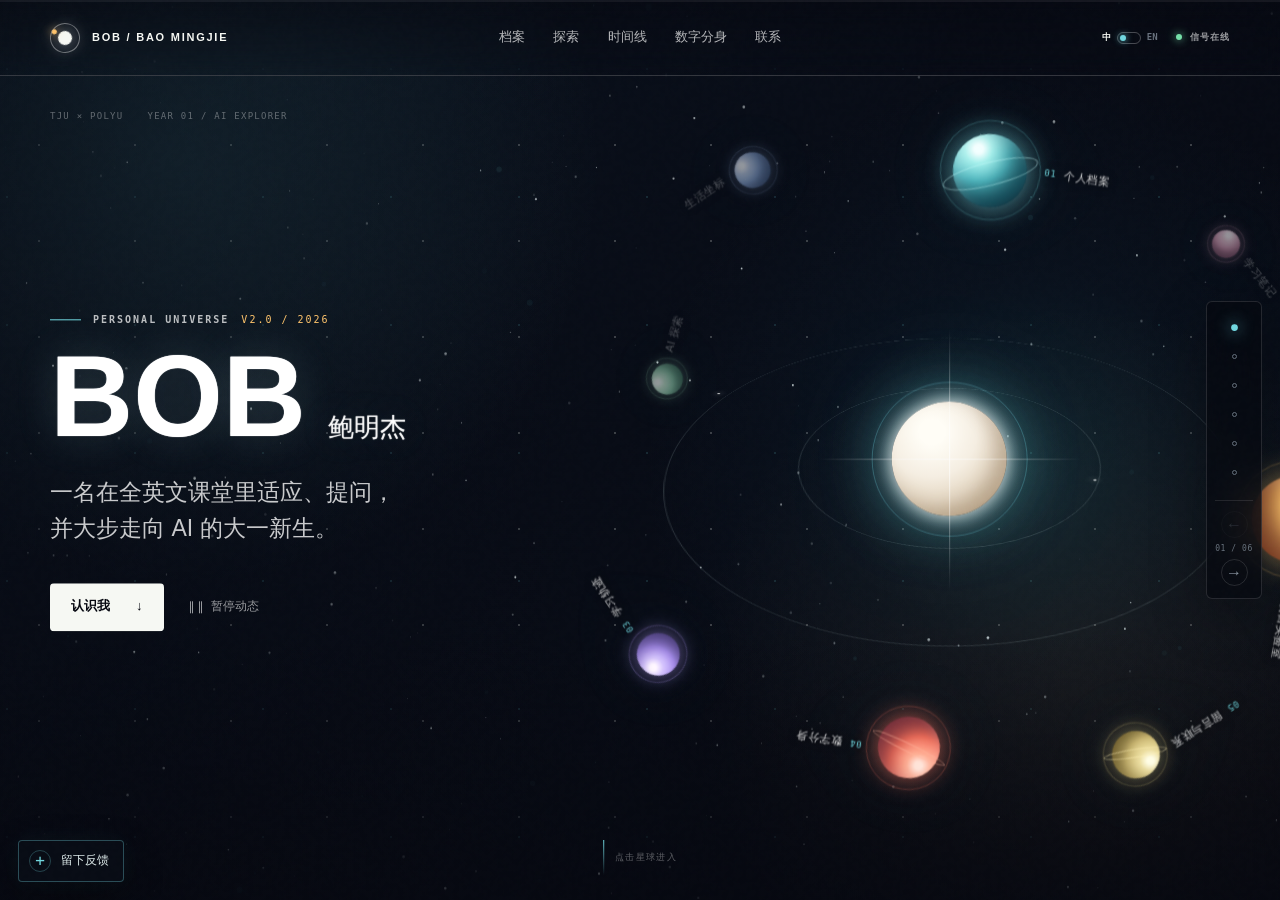
<file: index.html>
<!doctype html>
<html lang="zh-CN">
<head>
  <meta charset="utf-8">
  <meta name="viewport" content="width=device-width, initial-scale=1">
  <meta name="theme-color" content="#05070f">
  <title>Bob 鲍明杰 · 个人宇宙</title>
  <meta name="description" content="Bob 鲍明杰的个人主页：全英文环境中的学习、AI 探索与成长记录。">
  <link rel="icon" href="data:image/svg+xml,%3Csvg xmlns='http://www.w3.org/2000/svg' viewBox='0 0 64 64'%3E%3Crect width='64' height='64' rx='12' fill='%2305070f'/%3E%3Ccircle cx='32' cy='32' r='11' fill='%2370d7df'/%3E%3Cellipse cx='32' cy='32' rx='25' ry='11' fill='none' stroke='%23ffc46b' stroke-width='3' transform='rotate(-24 32 32)'/%3E%3Ccircle cx='51' cy='22' r='3' fill='%23f6f8f3'/%3E%3C/svg%3E">
  <link rel="stylesheet" href="personal-homepage-v1.css">
</head>
<body>
  <div class="scroll-progress" aria-hidden="true"><span id="scroll-progress-bar"></span></div>
  <header class="topbar">
    <a class="brand" href="#home" aria-label="返回个人宇宙首页">
      <span class="brand-orbit" aria-hidden="true"><i></i></span>
      <span class="brand-name">BOB / BAO MINGJIE</span>
    </a>
    <nav aria-label="页面导航">
      <a href="#about" data-section="about" data-i18n="nav.about">档案</a>
      <a href="#projects" data-section="projects" data-i18n="nav.projects">探索</a>
      <a href="#timeline" data-section="timeline" data-i18n="nav.timeline">时间线</a>
      <a href="#twin" data-section="twin" data-i18n="nav.twin">数字分身</a>
      <a href="#contact" data-section="contact" data-i18n="nav.contact">联系</a>
    </nav>
    <div class="topbar-actions">
      <button class="language-toggle" id="language-toggle" type="button" aria-label="Switch to English" title="Switch to English">
        <span class="is-current">中</span><i aria-hidden="true"></i><span>EN</span>
      </button>
      <span class="signal"><i></i> <span data-i18n="signal">SIGNAL ONLINE</span></span>
    </div>
  </header>

  <div class="warp-transition" id="warp-transition" aria-hidden="true">
    <canvas id="warp-canvas"></canvas>
    <span class="warp-core"></span>
  </div>

  <aside class="page-navigator" id="page-navigator" aria-label="页面导航">
    <div class="page-dots" role="tablist" aria-label="页面">
      <button type="button" data-page-target="home" role="tab" aria-selected="true"><span>01</span><i></i></button>
      <button type="button" data-page-target="about" role="tab" aria-selected="false"><span>02</span><i></i></button>
      <button type="button" data-page-target="projects" role="tab" aria-selected="false"><span>03</span><i></i></button>
      <button type="button" data-page-target="timeline" role="tab" aria-selected="false"><span>04</span><i></i></button>
      <button type="button" data-page-target="twin" role="tab" aria-selected="false"><span>05</span><i></i></button>
      <button type="button" data-page-target="contact" role="tab" aria-selected="false"><span>06</span><i></i></button>
    </div>
    <div class="page-controls">
      <button class="page-arrow" type="button" data-page-prev aria-label="上一页" title="上一页">&#8592;</button>
      <output id="page-counter" aria-live="polite">01 / 06</output>
      <button class="page-arrow" type="button" data-page-next aria-label="下一页" title="下一页">&#8594;</button>
    </div>
  </aside>
  <div class="sr-only" id="page-announcer" aria-live="polite"></div>

  <main id="home">
    <section class="universe page-panel" aria-labelledby="intro-title" data-section-root="home" data-page-id="home">
      <canvas id="space-canvas" aria-hidden="true"></canvas>
      <div class="space-glow" aria-hidden="true"></div>
      <div class="coordinates" aria-hidden="true"><span>TJU × POLYU</span><span>YEAR 01 / AI EXPLORER</span></div>

      <div class="hero-copy">
        <p class="eyebrow"><span>PERSONAL UNIVERSE</span><b>V2.0 / 2026</b></p>
        <h1 id="intro-title"><span>BOB</span><small>鲍明杰</small></h1>
        <p class="tagline" data-i18n-html="hero.tagline">一名在全英文课堂里适应、提问，<br>并大步走向 AI 的大一新生。</p>
        <div class="hero-actions">
          <a class="button button-primary" href="#about"><span data-i18n="hero.action">认识我</span> <span aria-hidden="true">↓</span></a>
          <button class="motion-toggle" id="motion-toggle" type="button" aria-pressed="false" title="暂停宇宙动画">
            <span class="pause-icon" aria-hidden="true"></span><span class="toggle-label">暂停动态</span>
          </button>
        </div>
      </div>

      <div class="orbit-system" aria-label="宇宙导航">
        <span class="orbit orbit-one" aria-hidden="true"></span>
        <span class="orbit orbit-two" aria-hidden="true"></span>
        <span class="core-star" aria-hidden="true"><i></i></span>
        <span class="planet-track" style="--orbit-angle: 8deg; --orbit-radius: 41%; --orbit-speed: 42s">
          <a class="planet planet-about" href="#about" aria-label="前往个人档案"><span class="planet-body"></span><span class="planet-label"><b>01</b> <span data-i18n="planet.about">个人档案</span></span></a>
        </span>
        <span class="planet-track" style="--orbit-angle: 100deg; --orbit-radius: 49%; --orbit-speed: 58s">
          <a class="planet planet-projects" href="#projects" aria-label="前往项目实验室"><span class="planet-body"></span><span class="planet-label"><b>02</b> <span data-i18n="planet.projects">项目实验室</span></span></a>
        </span>
        <span class="planet-track" style="--orbit-angle: 188deg; --orbit-radius: 41%; --orbit-speed: 46s">
          <a class="planet planet-twin" href="#twin" aria-label="前往数字分身"><span class="planet-body"></span><span class="planet-label"><b>04</b> <span data-i18n="planet.twin">数字分身</span></span></a>
        </span>
        <span class="planet-track" style="--orbit-angle: 236deg; --orbit-radius: 49%; --orbit-speed: 58s">
          <a class="planet planet-english" href="#timeline" aria-label="前往学习轨迹"><span class="planet-body"></span><span class="planet-label"><b>03</b> <span data-i18n="planet.english">学习轨迹</span></span></a>
        </span>
        <span class="planet-track" style="--orbit-angle: 286deg; --orbit-radius: 41%; --orbit-speed: 42s">
          <a class="planet planet-ai planet-decorative" href="#projects" aria-label="前往 AI 探索"><span class="planet-body"></span><span class="planet-label"><span data-i18n="planet.ai">AI 探索</span></span></a>
        </span>
        <span class="planet-track" style="--orbit-angle: 326deg; --orbit-radius: 49%; --orbit-speed: 58s">
          <a class="planet planet-life planet-decorative" href="#about" aria-label="前往生活坐标"><span class="planet-body"></span><span class="planet-label"><span data-i18n="planet.life">生活坐标</span></span></a>
        </span>
        <span class="planet-track" style="--orbit-angle: 52deg; --orbit-radius: 49%; --orbit-speed: 58s">
          <a class="planet planet-ideas planet-decorative" href="#timeline" aria-label="前往学习笔记"><span class="planet-body"></span><span class="planet-label"><span data-i18n="planet.notes">学习笔记</span></span></a>
        </span>
        <span class="planet-track" style="--orbit-angle: 148deg; --orbit-radius: 49%; --orbit-speed: 58s">
          <a class="planet planet-contact" href="#contact" aria-label="前往留言与联系"><span class="planet-body"></span><span class="planet-label"><b>05</b> <span data-i18n="planet.contact">留言与联系</span></span></a>
        </span>
      </div>
      <div class="scroll-cue" aria-hidden="true"><span></span><i data-i18n="hero.scroll">点击星球进入</i></div>
    </section>

    <section id="about" class="section-band about-section page-panel" aria-labelledby="about-title" data-section-root="about" data-page-id="about">
      <div class="section-inner about-layout">
        <div class="section-index" aria-hidden="true">01 / PROFILE</div>
        <div class="section-intro">
          <p class="eyebrow">ABOUT BOB</p>
          <h2 id="about-title" data-i18n-html="about.title">先认识我，<br>再看我走向哪里。</h2>
        </div>
        <div class="about-copy">
          <p class="about-lead" data-i18n="about.lead">我是 Bob，一名在天津大学与香港理工大学合作办学项目中学习的大一新生，目前探索智能医学工程与脑机接口相关方向。面对全英文课堂，我正在借助 AI 跨过语言与理解的双重门槛，也尝试把自己的真实问题做成有用的软件。</p>
          <div class="origin-note"><span>ORIGIN / 001</span><p data-i18n="about.origin">一次偶然的机会，我听说同学只用自然语言就让 AI 做出了很厉害的程序。那种“想法可以直接变成作品”的可能性，让我开始认真接触 AI。</p></div>
          <dl class="profile-data">
            <div><dt data-i18n="about.identityLabel">当前身份</dt><dd data-i18n="about.identity">大一学生 / AI 探索者</dd></div>
            <div><dt data-i18n="about.schoolLabel">学习环境</dt><dd data-i18n="about.school">天津大学 × 香港理工大学合作办学 / 全英文授课</dd></div>
            <div><dt data-i18n="about.fieldLabel">探索方向</dt><dd data-i18n="about.field">智能医学工程 · 脑机接口相关方向 · AI 应用</dd></div>
            <div><dt data-i18n="about.hobbyLabel">地面爱好</dt><dd data-i18n="about.hobby">篮球 · 羽毛球 · 象棋</dd></div>
            <div><dt data-i18n="about.statusLabel">当前状态</dt><dd><span class="live-dot"></span><span data-i18n="about.status">适应、学习、动手验证</span></dd></div>
          </dl>
        </div>
      </div>
      <div class="goal-strip section-inner" aria-label="大一目标">
        <p class="eyebrow" data-i18n="goals.eyebrow">BEFORE YEAR ONE ENDS</p>
        <ol>
          <li><b>01</b><span data-i18n="goals.one">熟练适应全英文授课</span></li>
          <li><b>02</b><span data-i18n="goals.two">建立计算机相关知识网络</span></li>
          <li><b>03</b><span data-i18n="goals.three">用 AI 做出一款真正有用的软件</span></li>
        </ol>
      </div>
    </section>

    <section id="projects" class="section-band projects-section page-panel" aria-labelledby="projects-title" data-section-root="projects" data-page-id="projects">
      <div class="section-inner">
        <div class="section-heading">
          <div><p class="eyebrow">FLIGHT LOG</p><h2 id="projects-title" data-i18n="projects.title">正在发生的探索</h2></div>
          <p data-i18n="projects.intro">只记录真实发生过的过程。完成的公开，进行中的先留在自己的工作台。</p>
        </div>
        <div class="log-grid" id="project-log">
          <article class="log-entry featured tilt-card project-trigger" tabindex="0" role="button" aria-haspopup="dialog" aria-controls="project-dialog" data-project-open>
            <span class="card-spotlight" aria-hidden="true"></span>
            <span class="border-beam" aria-hidden="true"></span>
            <div class="log-meta"><span>LOG / 001</span><time datetime="2026-09-03">2026.09 — NOW</time></div>
            <div class="log-visual visual-home" aria-hidden="true"><span class="mini-orbit"></span><i></i><i></i><i></i></div>
            <div class="log-content"><p class="entry-type">WEB EXPERIMENT / V3</p><h3 data-i18n="projects.homeTitle">个人宇宙</h3><p data-i18n="projects.homeDesc">面向同学、老师与家人的个人主页。从一张静态名片出发，逐步加入真实档案、学习时间线、双语切换与数字分身。</p><ul class="project-facts"><li>HTML / CSS / JavaScript</li><li data-i18n="projects.homeFact">反馈系统 · 移动端适配 · 本地问答</li></ul><div class="entry-footer"><span class="entry-status" data-i18n="projects.homeStatus">V3 持续更新</span><span class="project-open-label"><span data-i18n="projects.open">查看项目档案</span><b aria-hidden="true">&#8599;</b></span></div></div>
          </article>
          <article class="log-entry tilt-card">
            <span class="card-spotlight" aria-hidden="true"></span>
            <div class="log-meta"><span>LOG / 002</span><time datetime="2026">WEEKLY</time></div>
            <div class="log-scan" aria-hidden="true"><i></i><i></i><i></i><i></i></div>
            <div class="log-content"><p class="entry-type">LEARNING NOTES</p><h3 data-i18n="projects.notesTitle">AI 工具实践</h3><p data-i18n="projects.notesDesc">记录我如何描述需求、测试结果和复盘失败，让“会使用工具”逐渐变成自己的判断力。</p><span class="entry-status muted" data-i18n="projects.notesStatus">学习笔记持续积累</span></div>
          </article>
          <article class="log-entry tilt-card">
            <span class="card-spotlight" aria-hidden="true"></span>
            <div class="log-meta"><span>LOG / 003</span><time datetime="2026">WEEKLY</time></div>
            <div class="signal-visual" aria-hidden="true"><span></span></div>
            <div class="log-content"><p class="entry-type">ENGLISH-MEDIUM CLASS</p><h3 data-i18n="projects.classTitle">英文课堂复盘</h3><p data-i18n="projects.classDesc">整理课堂里没听懂的术语、逻辑链和知识点，再借助 AI 翻译与解释完成第二次吸收。</p><span class="entry-status muted" data-i18n="projects.classStatus">从跟不上到能复述</span></div>
          </article>
        </div>
        <section class="bci-defense" aria-labelledby="defense-title">
          <div class="bci-defense-copy">
            <p class="eyebrow">NEURO LAB / 002</p>
            <h3 id="defense-title">脑波防线</h3>
            <p>保护左侧的脑机信号核心。按住按钮给脉冲充能，等干扰波进入绿色命中区时松开，把它击退。</p>
            <div class="bci-note"><span class="bci-note-dot"></span><span>模拟模式 · 不读取真实脑电</span></div>
          </div>
          <div class="bci-defense-panel">
            <div class="bci-stats" aria-live="polite">
              <span>得分 <b id="defense-score">0</b></span>
              <span>稳定 <b id="defense-stability">100</b>%</span>
              <span>波次 <b id="defense-wave">1</b></span>
              <span>连击 <b id="defense-combo">0</b></span>
              <span>剩余 <b id="defense-time">25</b>s</span>
            </div>
            <div class="defense-track" id="defense-track" tabindex="0" aria-label="脑波防线游戏区域">
              <span class="defense-scanline" aria-hidden="true"></span>
              <span class="defense-safe-zone" aria-hidden="true"><b>命中区</b></span>
              <span class="defense-core" aria-hidden="true"><i>CORE</i></span>
              <span class="defense-target" id="defense-target" aria-hidden="true"><i></i><b>干扰</b></span>
              <span class="defense-pulse" id="defense-pulse" aria-hidden="true"></span>
              <span class="defense-message" id="defense-message">准备守住信号核心</span>
            </div>
            <div class="defense-meter"><span id="defense-meter-fill"></span><b>脉冲能量</b></div>
            <div class="defense-controls">
              <button class="defense-focus" id="defense-focus" type="button" aria-pressed="false" disabled>按住充能</button>
              <button class="defense-start" id="defense-start" type="button">开始防守</button>
            </div>
            <p class="defense-hint" id="defense-hint">按住充能，等干扰波进入绿色区域后松开。</p>
          </div>
        </section>
      </div>
    </section>

    <dialog class="project-dialog" id="project-dialog" aria-labelledby="project-dialog-title">
      <div class="dialog-shell">
        <header class="dialog-header">
          <div><span>PROJECT ARCHIVE</span><b>LOG / 001</b></div>
          <button class="dialog-close" type="button" data-project-close aria-label="关闭项目档案" title="关闭">&#215;</button>
        </header>
        <div class="dialog-scroll">
          <section class="project-hero">
            <div>
              <p class="eyebrow">PERSONAL UNIVERSE / 2026</p>
              <h2 id="project-dialog-title" data-i18n="projectDialog.title">从一张名片，走向一座个人宇宙。</h2>
              <p data-i18n="projectDialog.summary">这是我第一次用原生网页技术和 AI 协作完成的持续迭代项目。目标不是制造一个完美人设，而是让同学、老师和家人快速认识真实的我。</p>
            </div>
            <dl class="project-stats">
              <div><dt data-i18n="projectDialog.stackLabel">技术栈</dt><dd>HTML / CSS / JS</dd></div>
              <div><dt data-i18n="projectDialog.audienceLabel">目标访客</dt><dd data-i18n="projectDialog.audience">同学 / 老师 / 家人</dd></div>
              <div><dt data-i18n="projectDialog.stateLabel">当前状态</dt><dd data-i18n="projectDialog.state">V3 持续迭代</dd></div>
            </dl>
          </section>

          <section class="version-voyager" aria-labelledby="version-title">
            <div class="version-heading">
              <div><span>VERSION VOYAGER</span><h3 id="version-title" data-i18n="projectDialog.versionTitle">版本穿梭</h3></div>
              <div class="version-tabs" role="tablist" aria-label="主页版本">
                <button id="tab-v1" type="button" role="tab" aria-selected="false" aria-controls="panel-v1" data-version="v1"><b>V1</b><small>09.03</small></button>
                <button id="tab-v2" type="button" role="tab" aria-selected="false" aria-controls="panel-v2" data-version="v2"><b>V2</b><small>09.07</small></button>
                <button id="tab-v3" type="button" role="tab" aria-selected="true" aria-controls="panel-v3" data-version="v3"><b>V3</b><small>09.17</small></button>
              </div>
            </div>
            <div class="version-stage" data-active-version="v3">
              <div class="version-orbit" aria-hidden="true"><i></i><i></i><span></span></div>
              <article id="panel-v1" class="version-panel" role="tabpanel" aria-labelledby="tab-v1" hidden>
                <span class="version-code">VERSION / 01</span>
                <h4 data-i18n="projectDialog.v1Title">先完成一个能用的起点</h4>
                <p data-i18n="projectDialog.v1Body">建立基本的个人介绍、兴趣标签和本地数字分身，让页面能够在电脑与手机上正常浏览。</p>
                <ul><li data-i18n="projectDialog.v1One">单页个人介绍</li><li data-i18n="projectDialog.v1Two">常见问题快捷入口</li><li data-i18n="projectDialog.v1Three">原生技术、本地运行</li></ul>
              </article>
              <article id="panel-v2" class="version-panel" role="tabpanel" aria-labelledby="tab-v2" hidden>
                <span class="version-code">VERSION / 02</span>
                <h4 data-i18n="projectDialog.v2Title">让内容和表达更像自己</h4>
                <p data-i18n="projectDialog.v2Body">重新梳理真实身份和公开边界，加入学习时间线、中英双语、邮箱入口、动态控制与更完整的本地问答。</p>
                <ul><li data-i18n="projectDialog.v2One">真实资料与隐私边界</li><li data-i18n="projectDialog.v2Two">双语内容和学习时间线</li><li data-i18n="projectDialog.v2Three">响应式布局与减少动态模式</li></ul>
              </article>
              <article id="panel-v3" class="version-panel is-active" role="tabpanel" aria-labelledby="tab-v3">
                <span class="version-code">VERSION / 03</span>
                <h4 data-i18n="projectDialog.v3Title">让反馈真正回到迭代里</h4>
                <p data-i18n="projectDialog.v3Body">把主页从“展示页面”推进成可以被体验和改进的作品：接入私密反馈表单，完成字段校验、提交状态和重复点击保护，并用 Supabase RLS 限制公开端只能提交、不能读取反馈。</p>
                <ul><li data-i18n="projectDialog.v3One">反馈表单与双语状态</li><li data-i18n="projectDialog.v3Two">Supabase RLS 最小权限</li><li data-i18n="projectDialog.v3Three">桌面 / 手机端到端验收</li></ul>
              </article>
            </div>
          </section>

          <section class="decision-grid" aria-label="项目决策">
            <article><span>01 / PROBLEM</span><h3 data-i18n="projectDialog.problemTitle">要解决的问题</h3><p data-i18n="projectDialog.problemBody">初版能够使用，但身份、学习经历和个人判断还没有形成清楚的叙事。</p></article>
            <article><span>02 / DECISION</span><h3 data-i18n="projectDialog.decisionTitle">我的取舍</h3><p data-i18n="projectDialog.decisionBody">保留“个人宇宙”主题，用真实内容、克制动画和明确隐私边界取代功能堆叠。</p></article>
            <article><span>03 / VERIFY</span><h3 data-i18n="projectDialog.verifyTitle">如何验证</h3><p data-i18n="projectDialog.verifyBody">检查脚本语法、本地资源加载、桌面与手机首屏，以及减少动态设置下的可用性。</p></article>
          </section>

          <footer class="project-dialog-footer">
            <p><span data-i18n="projectDialog.rightsLabel">实现说明</span><b data-i18n="projectDialog.rights">页面与交互由原生 HTML、CSS 和 JavaScript 独立实现，未复制第三方组件源码或素材。</b></p>
            <button type="button" data-project-close><span data-i18n="projectDialog.back">返回探索记录</span><b aria-hidden="true">&#8595;</b></button>
          </footer>
        </div>
      </div>
    </dialog>

    <section id="timeline" class="section-band timeline-section page-panel" aria-labelledby="timeline-title" data-section-root="timeline" data-page-id="timeline">
      <div class="section-inner timeline-layout">
        <div class="timeline-heading"><p class="eyebrow">LEARNING TIMELINE</p><h2 id="timeline-title" data-i18n-html="timeline.title">把学习留下来，<br>让成长有迹可循。</h2><p data-i18n="timeline.intro">这里不等待“完美成果”，只记录真实的起点、行动和下一步。</p></div>
        <div class="timeline-list">
          <div class="timeline-line" aria-hidden="true"><span id="timeline-progress"></span></div>
          <article class="timeline-item"><time datetime="2026-09-03">2026.09.03</time><i aria-hidden="true"></i><div><span>START</span><h3 data-i18n="timeline.item1Title">个人主页 V1 启航</h3><p data-i18n="timeline.item1Desc">明确主页面向同学、老师和家人，用原生网页技术搭出可本地预览的第一版。</p></div></article>
          <article class="timeline-item"><time datetime="2026-09-05">2026.09.05</time><i aria-hidden="true"></i><div><span>REFLECT</span><h3 data-i18n="timeline.item2Title">把真实资料放回页面</h3><p data-i18n="timeline.item2Desc">补充身份、全英文学习体验、接触 AI 的起点，并重新确认哪些内容适合公开。</p></div></article>
          <article class="timeline-item"><time datetime="2026-09-07">2026.09.07</time><i aria-hidden="true"></i><div><span>ITERATE</span><h3 data-i18n="timeline.item3Title">V2 增加内容与动态</h3><p data-i18n="timeline.item3Desc">上线双语切换、成长目标、学习时间线、邮箱入口和更完整的数字分身问答。</p></div></article>
          <article class="timeline-item"><time datetime="2026-09-17">2026.09.17</time><i aria-hidden="true"></i><div><span>VERIFY</span><h3 data-i18n="timeline.item4Title">V3 建立反馈闭环</h3><p data-i18n="timeline.item4Desc">加入私密反馈表单，完成字段校验、提交状态和重复点击保护；用 Supabase RLS 限制公开端只能提交，桌面与手机端到端验收通过，本地记录仍等待线上发布后的复核。</p></div></article>
          <article class="timeline-item is-next"><time>NEXT</time><i aria-hidden="true"></i><div><span>CONTINUE</span><h3 data-i18n="timeline.item5Title">把反馈变成下一轮改进</h3><p data-i18n="timeline.item5Desc">发布后继续核对线上资源、导航和反馈链路，再根据真实访客的反馈决定下一步。</p></div></article>
        </div>
      </div>
    </section>

    <section id="twin" class="section-band twin-section page-panel" aria-labelledby="twin-title" data-section-root="twin" data-page-id="twin">
      <div class="section-inner twin-layout">
        <div class="twin-copy"><p class="eyebrow">DIGITAL TWIN / CHANNEL 04</p><h2 id="twin-title" data-i18n="twin.title">建立通讯</h2><p data-i18n="twin.intro">可以问 Bob 的公开经历，也可以问常识问题。未匹配的问题和最近两轮对话可能发送给 DeepSeek 生成回复。给 Bob 的私密留言通过独立通道提交。</p><div class="frequency" aria-label="通讯状态"><span>FREQ.</span><b>93.7 MHz</b><i></i><em>CONNECTED</em></div></div>
        <div class="terminal" role="region" aria-label="数字分身聊天终端">
          <div class="terminal-bar"><span><i></i> BOB_TWIN</span><span data-i18n="twin.source">公开资料 + AI</span></div>
          <div id="chat-log" class="chat-log" aria-live="polite"><div class="message message-twin"><span class="message-avatar">BM</span><div><p data-i18n="twin.welcome">信号已接通。我是 Bob 的数字分身。关于他的学习、AI 起点、目标和兴趣，我都可以回答。</p><time data-i18n="chat.now">刚刚</time></div></div></div>
          <div class="transmission-status" id="transmission-status" aria-live="polite"><span></span><b data-i18n="chat.ready">通讯频道就绪</b><i></i><i></i><i></i></div>
          <div class="suggestions" aria-label="常见问题">
            <button type="button" data-question-id="aiStart" data-i18n="question.aiStart">为什么开始学 AI</button>
            <button type="button" data-question-id="englishClass" data-i18n="question.englishClass">英文课堂最难的事</button>
            <button type="button" data-question-id="goals" data-i18n="question.goals">大一的三个目标</button>
            <button type="button" data-question-id="interests" data-i18n="question.interests">平时的兴趣</button>
          </div>
          <div class="message-entry">
            <button id="message-mode-toggle" type="button" aria-pressed="false">
              <span class="message-entry-icon" aria-hidden="true">+</span>
              <span><b data-message-label data-i18n="chat.messageTitle">给 Bob 留言</b><small data-message-note data-i18n="chat.messageNote">只会私密送达，不会公开显示</small></span>
            </button>
          </div>
          <form id="chat-form" class="chat-form"><label class="sr-only" for="chat-input" data-i18n="chat.label">输入问题</label><span aria-hidden="true">&gt;</span><input id="chat-input" type="text" placeholder="输入一条讯息…" data-i18n-placeholder="chat.placeholder" autocomplete="off" maxlength="120"><button class="send-button" type="submit" aria-label="发送问题" title="发送问题">↑</button></form>
        </div>
      </div>
    </section>

    <section id="contact" class="section-band contact-section page-panel" aria-labelledby="contact-title" data-section-root="contact" data-page-id="contact">
      <div class="contact-radar" aria-hidden="true"><i></i><i></i><span></span></div>
      <div class="section-inner contact-layout">
        <div><p class="eyebrow">OPEN CHANNEL / EMAIL + FEEDBACK</p><h2 id="contact-title" data-i18n-html="contact.title">想聊聊学习、AI，<br>或者一次新的尝试？</h2></div>
        <div class="contact-action"><p data-i18n="contact.body">可以通过邮箱联系我，也可以留下关于这个主页的具体反馈。</p><a class="mail-link" href="mailto:1606708554@qq.com"><span>1606708554@qq.com</span><b aria-hidden="true">↗</b></a><small data-i18n="contact.privacy">手机号、住址与私人社交账号不在公开范围内。</small></div>
      </div>
    </section>
  </main>

  <button class="feedback-launch" id="feedback-open" type="button" aria-haspopup="dialog" aria-controls="feedback-dialog">
    <span class="feedback-launch-icon" aria-hidden="true">+</span>
    <span data-i18n="feedback.open">留下反馈</span>
  </button>

  <dialog class="feedback-dialog" id="feedback-dialog" aria-labelledby="feedback-title">
    <div class="feedback-dialog-shell">
      <header class="feedback-dialog-header">
        <div><p class="eyebrow">PRIVATE TRANSMISSION / V3</p><h2 id="feedback-title" data-i18n="feedback.title">告诉我哪里可以更好</h2></div>
        <button class="feedback-close" id="feedback-close" type="button" aria-label="关闭反馈表单" title="关闭">&times;</button>
      </header>
      <p class="feedback-intro" data-i18n="feedback.intro">指出一个看不懂、不好找或使用不方便的位置。反馈不会公开，只有我能在后台看到。</p>
      <form class="feedback-form" id="feedback-form">
        <label class="feedback-field">
          <span data-i18n="feedback.name">昵称（选填）</span>
          <input id="feedback-name" name="name" type="text" maxlength="80" autocomplete="nickname" data-i18n-placeholder="feedback.namePlaceholder" placeholder="怎么称呼你">
        </label>
        <label class="feedback-field">
          <span data-i18n="feedback.relation">你和我的关系</span>
          <select id="feedback-relation" name="relation" required>
            <option value="" selected disabled data-i18n="feedback.choose">请选择</option>
            <option value="classmate" data-i18n="feedback.relation.classmate">同学</option>
            <option value="teacher" data-i18n="feedback.relation.teacher">老师</option>
            <option value="family" data-i18n="feedback.relation.family">家人</option>
            <option value="friend" data-i18n="feedback.relation.friend">朋友</option>
            <option value="colleague" data-i18n="feedback.relation.colleague">同事</option>
            <option value="other" data-i18n="feedback.relation.other">其他</option>
            <option value="private" data-i18n="feedback.relation.private">不便透露</option>
          </select>
        </label>
        <fieldset class="feedback-device">
          <legend data-i18n="feedback.device">这条反馈针对</legend>
          <label><input type="radio" name="device" value="desktop" required><span data-i18n="feedback.device.desktop">电脑</span></label>
          <label><input type="radio" name="device" value="mobile"><span data-i18n="feedback.device.mobile">手机</span></label>
          <label><input type="radio" name="device" value="tablet"><span data-i18n="feedback.device.tablet">平板</span></label>
          <label><input type="radio" name="device" value="other"><span data-i18n="feedback.device.other">其他</span></label>
        </fieldset>
        <label class="feedback-field feedback-message-field">
          <span data-i18n="feedback.message">反馈内容</span>
          <textarea id="feedback-message" name="message" minlength="3" maxlength="2000" required data-i18n-placeholder="feedback.messagePlaceholder" placeholder="请描述具体页面、位置和体验"></textarea>
        </label>
        <label class="feedback-trap" aria-hidden="true">Website<input name="website" type="text" tabindex="-1" autocomplete="off"></label>
        <div class="feedback-footer">
          <p class="feedback-status" id="feedback-status" role="status" aria-live="polite" data-state="ready" data-i18n="feedback.ready">填写完成后即可安全提交。</p>
          <button class="feedback-submit" id="feedback-submit" type="submit"><span data-i18n="feedback.submit">发送反馈</span><b aria-hidden="true">&#8593;</b></button>
        </div>
      </form>
    </div>
  </dialog>

  <footer>
    <a class="brand footer-brand" href="#home"><span class="brand-orbit" aria-hidden="true"><i></i></span><span class="brand-name">BOB / BAO MINGJIE</span></a>
    <p data-i18n="footer.line">在适应中学习，在学习中创造。</p>
    <span>© 2026 / EARTH</span>
  </footer>
  <script src="supabase-config.js"></script>
  <script src="personal-homepage-v1.js?v=twin-ai-4"></script>
</body>
</html>
</file>
<file: personal-homepage-v1.css>
:root {
  --space: #05070f; --space-soft: #0b0f1c; --paper: #eef0e9; --ink: #11141b;
  --white: #f6f8f3; --muted: #a0a7b3; --line: rgba(255, 255, 255, .14);
  --cyan: #70d7df; --amber: #ffc46b; --coral: #ff765f; --max: 1180px;
}
* { box-sizing: border-box; }
html { scroll-behavior: smooth; -webkit-text-size-adjust: 100%; text-size-adjust: 100%; }
body { min-width: 0; margin: 0; background: var(--space); color: var(--white); font-family: "Segoe UI", "Microsoft YaHei", sans-serif; line-height: 1.6; overflow-x: hidden; overscroll-behavior-x: none; }
body::before { content: ""; position: fixed; inset: 0; z-index: 50; pointer-events: none; opacity: .035; background-image: url("data:image/svg+xml,%3Csvg viewBox='0 0 160 160' xmlns='http://www.w3.org/2000/svg'%3E%3Cfilter id='n'%3E%3CfeTurbulence type='fractalNoise' baseFrequency='.9' numOctaves='3' stitchTiles='stitch'/%3E%3C/filter%3E%3Crect width='100%25' height='100%25' filter='url(%23n)' opacity='.35'/%3E%3C/svg%3E"); mix-blend-mode: screen; }
button, input { font: inherit; } a { color: inherit; text-decoration: none; } button { color: inherit; }
::selection { color: var(--space); background: var(--cyan); }

.topbar { position: absolute; inset: 0 0 auto; z-index: 20; height: 76px; display: grid; grid-template-columns: 1fr auto 1fr; align-items: center; padding: 0 max(26px, calc((100vw - var(--max)) / 2)); border-bottom: 1px solid rgba(255, 255, 255, .18); background: linear-gradient(180deg, rgba(5, 7, 15, .58), rgba(5, 7, 15, .08)); backdrop-filter: blur(12px); }
.brand { display: inline-flex; align-items: center; gap: 12px; width: max-content; }
.brand-orbit { position: relative; width: 30px; height: 30px; border: 1px solid rgba(255, 255, 255, .38); border-radius: 50%; transform: rotate(-28deg); }
.brand-orbit::before { content: ""; position: absolute; inset: 7px; border-radius: 50%; background: var(--white); box-shadow: 0 0 18px rgba(255, 255, 255, .65); }
.brand-orbit i { position: absolute; width: 5px; height: 5px; border-radius: 50%; background: var(--amber); top: 1px; left: 5px; box-shadow: 0 0 9px var(--amber); }
.brand-name { font-size: 11px; font-weight: 700; letter-spacing: .16em; }
.topbar nav { display: flex; height: 100%; gap: 34px; align-items: center; }
.topbar nav a { position: relative; color: rgba(255, 255, 255, .7); font-size: 13px; transition: color .2s ease; }
.topbar nav a::after { content: ""; position: absolute; left: 0; right: 100%; bottom: -7px; height: 1px; background: var(--cyan); transition: right .25s ease; }
.topbar nav a:hover, .topbar nav a:focus-visible { color: #fff; }
.topbar nav a:hover::after, .topbar nav a:focus-visible::after { right: 0; }
.signal { justify-self: end; display: flex; align-items: center; gap: 8px; color: rgba(255, 255, 255, .58); font: 600 9px/1.2 Consolas, monospace; letter-spacing: .12em; }
.signal i, .live-dot { display: inline-block; width: 6px; height: 6px; border-radius: 50%; background: #75dfa8; box-shadow: 0 0 9px #75dfa8; }

.universe { position: relative; min-height: min(920px, 94svh); overflow: hidden; background: radial-gradient(ellipse at 75% 48%, #101d2b 0, #070b16 38%, var(--space) 74%); isolation: isolate; }
#space-canvas { position: absolute; inset: 0; width: 100%; height: 100%; z-index: -3; }
.space-glow { position: absolute; z-index: -2; width: min(62vw, 830px); aspect-ratio: 1; right: -12%; top: 8%; border-radius: 50%; background: radial-gradient(circle, rgba(38, 119, 137, .2), rgba(25, 73, 103, .09) 35%, transparent 70%); pointer-events: none; }
.universe::after { content: ""; position: absolute; inset: 0; z-index: -1; pointer-events: none; background: linear-gradient(90deg, rgba(5, 7, 15, .45), transparent 46%), linear-gradient(0deg, rgba(5, 7, 15, .78), transparent 28%); }
.coordinates { position: absolute; left: max(26px, calc((100vw - var(--max)) / 2)); top: 112px; display: flex; gap: 24px; color: rgba(255, 255, 255, .35); font: 9px/1 Consolas, monospace; letter-spacing: .14em; }
.hero-copy { position: absolute; z-index: 3; left: max(26px, calc((100vw - var(--max)) / 2)); top: 50%; width: min(560px, 45vw); transform: translateY(-43%); }
.eyebrow { margin: 0 0 16px; color: var(--cyan); font: 700 10px/1.3 Consolas, monospace; letter-spacing: .2em; text-transform: uppercase; }
.hero-copy .eyebrow { display: flex; align-items: center; gap: 12px; color: rgba(255, 255, 255, .72); }
.hero-copy .eyebrow::before { content: ""; width: 31px; height: 1px; background: var(--cyan); }
.hero-copy .eyebrow b { color: var(--amber); font-weight: 500; }
.hero-copy h1 { margin: 0; color: #fff; font-size: clamp(64px, 9vw, 126px); line-height: .95; font-weight: 760; letter-spacing: 0; text-shadow: 0 0 1px #fff, 0 0 42px rgba(177, 230, 238, .17); }
.tagline { margin: 24px 0 0; color: rgba(255, 255, 255, .78); font-size: clamp(17px, 1.8vw, 24px); line-height: 1.55; }
.hero-actions { display: flex; align-items: center; gap: 26px; margin-top: 36px; }
.button { display: inline-flex; align-items: center; justify-content: center; gap: 26px; min-height: 48px; padding: 0 20px; border: 1px solid transparent; border-radius: 4px; font-size: 13px; font-weight: 700; transition: transform .2s ease, background .2s ease; }
.button-primary { color: var(--space); background: var(--white); }
.button-primary:hover { background: var(--cyan); transform: translateY(-2px); }
.motion-toggle { display: inline-flex; align-items: center; gap: 9px; padding: 6px 0; border: 0; background: transparent; color: rgba(255, 255, 255, .58); font-size: 12px; cursor: pointer; }
.pause-icon { width: 12px; height: 12px; border-left: 3px double currentColor; border-right: 3px double currentColor; }
.motion-toggle[aria-pressed="true"] .pause-icon { border: 0; width: 0; height: 0; border-top: 6px solid transparent; border-bottom: 6px solid transparent; border-left: 9px solid currentColor; }

.orbit-system { --orbit-size: min(56vw, 760px); position: absolute; right: max(-28px, calc((100vw - var(--max)) / 2 - 100px)); top: 51%; width: var(--orbit-size); aspect-ratio: 1; transform: translateY(-50%) rotateX(7deg); transform-style: preserve-3d; perspective: 1100px; z-index: 2; filter: drop-shadow(0 0 34px rgba(112, 215, 223, .08)); }
.orbit { position: absolute; border: 1px solid rgba(208, 231, 232, .17); border-radius: 50%; }
.orbit::after { content: ""; position: absolute; width: 3px; height: 3px; border-radius: 50%; background: rgba(255, 255, 255, .8); box-shadow: 0 0 8px #fff; }
.orbit-one { inset: 11%; animation: orbitTurn 34s linear infinite; transform: rotateX(58deg) rotateZ(-12deg); }
.orbit-one::after { top: 16%; left: 10%; }
.orbit-two { inset: 29%; animation: orbitTurn 24s linear infinite reverse; transform: rotateX(58deg) rotateZ(-12deg); }
.orbit-two::after { right: 6%; bottom: 27%; }
.planet-track { position: absolute; inset: 0; animation: planetOrbit var(--orbit-speed) linear infinite; transform: rotate(var(--orbit-angle)); transform-style: preserve-3d; }
.core-star { position: absolute; left: 50%; top: 50%; width: 16%; aspect-ratio: 1; border-radius: 50%; transform: translate(-50%, -50%); background: radial-gradient(circle at 35% 27%, #fffdf6 0 12%, #f5eee2 40%, #d9c8ae 76%, #927d68); box-shadow: inset -12px -9px 16px rgba(100, 70, 48, .25), 0 0 20px #fff, 0 0 65px rgba(112, 215, 223, .58), 0 0 140px rgba(112, 215, 223, .2); }
.core-star::before, .core-star::after { content: ""; position: absolute; left: 50%; top: 50%; width: 230%; height: 1px; transform: translate(-50%, -50%); background: linear-gradient(90deg, transparent, rgba(255, 255, 255, .7), transparent); }
.core-star::after { transform: translate(-50%, -50%) rotate(90deg); }
.core-star i { position: absolute; inset: -18%; border: 1px solid rgba(112, 215, 223, .3); border-radius: 50%; animation: pulse 3s ease-in-out infinite; }
.planet { position: absolute; z-index: 4; left: 50%; top: calc(50% - var(--orbit-radius)); display: block; transform: translate(-50%, -50%); }
.planet-decorative { z-index: 2; pointer-events: none; }
.planet-decorative[href] { pointer-events: auto; cursor: pointer; }
.planet-decorative .planet-body { opacity: .58; filter: saturate(.62); }
.planet-decorative .planet-label { opacity: .34; }
.planet-body { position: relative; display: block; border-radius: 50%; transition: transform .25s ease, box-shadow .25s ease; }
.planet-body::before { content: ""; position: absolute; inset: -18%; border: 1px solid currentColor; border-radius: 50%; opacity: .28; }
.planet-label { position: absolute; width: max-content; display: flex; align-items: center; gap: 8px; color: rgba(255, 255, 255, .84); font-size: 11px; letter-spacing: .05em; text-shadow: 0 1px 10px rgba(0, 0, 0, .85); animation: labelCounter var(--orbit-speed) linear infinite; }
.planet-label b { color: var(--cyan); font: 500 9px Consolas, monospace; }
.planet:hover .planet-body, .planet:focus-visible .planet-body { transform: scale(1.16); box-shadow: 0 0 26px currentColor; }
.planet:focus-visible { outline: 1px solid var(--cyan); outline-offset: 8px; }
.planet-about { color: var(--cyan); }
.planet-about .planet-body { width: 74px; height: 74px; background: radial-gradient(circle at 31% 23%, #f2ffff 0 6%, #a6f1ed 18%, #54c1c9 43%, #267886 72%, #102a38); box-shadow: inset -16px -14px 21px rgba(5, 27, 39, .5), inset 8px 7px 13px rgba(255, 255, 255, .18), 0 0 30px rgba(112, 215, 223, .7); }
.planet-about .planet-body::after { content: ""; position: absolute; width: 130%; height: 30%; left: -15%; top: 38%; border: 1px solid rgba(193, 250, 248, .5); border-radius: 50%; transform: rotate(-22deg); }
.planet-about .planet-label { left: calc(100% + 17px); top: 24px; }
.planet-projects { color: var(--amber); }
.planet-projects .planet-body { width: 88px; height: 88px; background: radial-gradient(circle at 31% 23%, #fff2c4 0 6%, #ffd88e 18%, var(--amber) 43%, #b96738 78%, #61372e); box-shadow: inset -20px -15px 24px rgba(91, 42, 30, .5), inset 9px 8px 13px rgba(255, 255, 255, .14), 0 0 32px rgba(255, 196, 107, .52); }
.planet-projects .planet-body::after { content: ""; position: absolute; left: -18px; right: -18px; top: 47%; height: 11px; border: 1px solid rgba(255, 231, 190, .68); border-radius: 50%; transform: rotate(-14deg); }
.planet-projects .planet-label { left: calc(100% + 20px); top: 31px; }
.planet-twin { color: var(--coral); }
.planet-twin .planet-body { width: 62px; height: 62px; background: radial-gradient(circle at 31% 23%, #ffe3d7 0 6%, #ffb096 18%, var(--coral) 46%, #843b43 90%); box-shadow: inset -14px -12px 18px rgba(78, 26, 44, .5), inset 7px 6px 10px rgba(255, 255, 255, .13), 0 0 27px rgba(255, 118, 95, .68); }
.planet-twin .planet-body::after { content: ""; position: absolute; left: -9px; right: -9px; top: 43%; height: 7px; border: 1px solid rgba(255, 182, 157, .58); border-radius: 50%; transform: rotate(18deg); }
.planet-twin .planet-label { left: calc(100% + 16px); top: 20px; }
.planet-english { color: #b79cff; }
.planet-english .planet-body { width: 43px; height: 43px; background: radial-gradient(circle at 31% 23%, #fff7ff 0 7%, #d8c7ff 22%, #b79cff 48%, #574c8c 90%); box-shadow: inset -10px -8px 14px rgba(41, 31, 79, .48), 0 0 22px rgba(183, 156, 255, .58); }
.planet-english .planet-label { left: calc(100% + 12px); top: 3px; }
.planet-ai { color: #82e8b1; }
.planet-ai .planet-body { width: 31px; height: 31px; background: radial-gradient(circle at 31% 23%, #effff5 0 7%, #b7f3cd 22%, #82e8b1 48%, #29795b 90%); box-shadow: inset -7px -6px 10px rgba(20, 83, 60, .42), 0 0 18px rgba(130, 232, 177, .58); }
.planet-ai .planet-label { left: calc(100% + 11px); top: 1px; }
.planet-life { color: #86b6ff; }
.planet-life .planet-body { width: 36px; height: 36px; background: radial-gradient(circle at 31% 23%, #f1f7ff 0 7%, #b8d3ff 22%, #86b6ff 47%, #355a9b 90%); box-shadow: inset -8px -7px 11px rgba(34, 63, 116, .42), 0 0 19px rgba(134, 182, 255, .58); }
.planet-life .planet-label { right: calc(100% + 12px); top: 2px; }
.planet-ideas { color: #ff9fc7; }
.planet-ideas .planet-body { width: 28px; height: 28px; background: radial-gradient(circle at 31% 23%, #fff0f6 0 7%, #ffc3dc 23%, #ff9fc7 48%, #914c70 90%); box-shadow: inset -6px -5px 9px rgba(104, 37, 74, .42), 0 0 17px rgba(255, 159, 199, .56); }
.planet-ideas .planet-label { left: calc(100% + 10px); top: 0; }
.planet-contact { color: #d8c47c; }
.planet-contact .planet-body { width: 48px; height: 48px; background: radial-gradient(circle at 31% 23%, #fffde5 0 7%, #eee0a2 22%, #d8c47c 48%, #7a6832 90%); box-shadow: inset -10px -8px 14px rgba(77, 64, 28, .44), 0 0 23px rgba(216, 196, 124, .52); }
.planet-contact .planet-body::after { content: ""; position: absolute; left: -8px; right: -8px; top: 43%; height: 7px; border: 1px solid rgba(255, 241, 178, .55); border-radius: 50%; transform: rotate(23deg); }
.planet-contact .planet-label { right: calc(100% + 13px); top: 5px; }
.scroll-cue { position: absolute; bottom: 25px; left: 50%; display: flex; align-items: center; gap: 11px; transform: translateX(-50%); color: rgba(255, 255, 255, .35); font: 9px Consolas, monospace; letter-spacing: .14em; }
.scroll-cue span { width: 1px; height: 35px; background: linear-gradient(var(--cyan), transparent); animation: scrollPulse 1.8s ease-in-out infinite; }

.section-band { position: relative; scroll-margin-top: 20px; }
.section-inner { width: min(calc(100% - 52px), var(--max)); margin: 0 auto; }
.about-section { color: var(--white); background: radial-gradient(ellipse at 16% 12%, rgba(38, 124, 137, .17) 0, transparent 34%), radial-gradient(ellipse at 88% 84%, rgba(255, 196, 107, .08) 0, transparent 28%), linear-gradient(135deg, #0c1720 0%, #091019 52%, #0b0f18 100%); padding: 126px 0; overflow: hidden; }
.about-section::after { content: ""; position: absolute; inset: 0; pointer-events: none; opacity: .7; background: linear-gradient(90deg, transparent 0 7%, rgba(177, 230, 238, .07) 7% 7.1%, transparent 7.1% 92%, rgba(177, 230, 238, .07) 92% 92.1%, transparent 92.1%); }
.about-layout { display: grid; grid-template-columns: 130px 1fr 1.05fr; gap: clamp(30px, 5vw, 82px); align-items: start; }
.section-index { padding-top: 8px; color: #78919a; font: 10px Consolas, monospace; letter-spacing: .12em; writing-mode: vertical-rl; }
.section-intro h2, .section-heading h2, .twin-copy h2 { margin: 0; font-size: clamp(36px, 4vw, 58px); line-height: 1.15; letter-spacing: 0; }
.about-copy { padding-top: 29px; }
.about-lead { margin: 0 0 45px; max-width: 580px; color: #c4d0d2; font-size: 18px; line-height: 1.9; }
.profile-data { margin: 0; border-top: 1px solid rgba(255, 255, 255, .18); }
.profile-data div { display: grid; grid-template-columns: 105px 1fr; gap: 20px; padding: 16px 0; border-bottom: 1px solid rgba(255, 255, 255, .12); }
.profile-data dt { color: #84969c; font-size: 12px; }
.profile-data dd { margin: 0; font-size: 14px; font-weight: 600; }
.profile-data .live-dot { margin-right: 9px; }

.projects-section { padding: 120px 0 130px; background: radial-gradient(ellipse at 50% 0, #111d2a 0, #0c101b 48%, #090c15 100%); }
.section-heading { display: flex; align-items: end; justify-content: space-between; gap: 40px; margin-bottom: 55px; }
.section-heading > p { max-width: 300px; margin: 0 0 7px; color: var(--muted); font-size: 13px; }
.log-grid { display: grid; grid-template-columns: repeat(auto-fit, minmax(min(290px, 100%), 1fr)); border-top: 1px solid var(--line); border-left: 1px solid var(--line); }
.log-entry { position: relative; min-height: 380px; display: flex; flex-direction: column; padding: 24px 28px 30px; border-right: 1px solid var(--line); border-bottom: 1px solid var(--line); overflow: hidden; transition: background .25s ease, transform .3s ease; }
.log-entry:hover { transform: translateY(-4px); }
.log-entry:hover { background: rgba(255, 255, 255, .035); }
.log-meta { display: flex; justify-content: space-between; color: #707784; font: 9px Consolas, monospace; letter-spacing: .12em; }
.log-content { position: relative; z-index: 2; margin-top: auto; }
.entry-type { margin: 0 0 10px; color: var(--cyan); font: 9px Consolas, monospace; letter-spacing: .17em; }
.log-content h3 { margin: 0 0 10px; font-size: 25px; letter-spacing: 0; }
.log-content > p:not(.entry-type) { min-height: 52px; margin: 0 0 24px; color: var(--muted); font-size: 13px; }
.entry-status { display: inline-flex; align-items: center; gap: 7px; color: var(--amber); font-size: 11px; }
.entry-status::before { content: ""; width: 5px; height: 5px; border-radius: 50%; background: currentColor; box-shadow: 0 0 8px currentColor; }
.entry-status.muted { color: #737b89; }
.log-visual { position: absolute; inset: 42px 0 auto; height: 190px; pointer-events: none; }
.visual-home { display: grid; place-items: center; }
.mini-orbit { position: absolute; width: 160px; height: 74px; border: 1px solid rgba(255, 255, 255, .16); border-radius: 50%; transform: rotate(-13deg); }
.visual-home i { position: absolute; width: 72px; height: 72px; border-radius: 50%; background: radial-gradient(circle at 40% 35%, #c2f6f4, #267c89 55%, #111d29); box-shadow: 0 0 32px rgba(112, 215, 223, .25); }
.visual-home i:nth-of-type(2) { width: 7px; height: 7px; margin-left: 160px; background: var(--amber); box-shadow: 0 0 12px var(--amber); animation: float 3s ease-in-out infinite; }
.visual-home i:nth-of-type(3) { width: 3px; height: 3px; margin: -112px 0 0 -205px; background: #fff; box-shadow: 0 0 7px #fff; }

.twin-section { padding: 130px 0; background: radial-gradient(ellipse at 76% 48%, #0d1b26 0, #070910 54%); }
.twin-layout { display: grid; grid-template-columns: .8fr 1.2fr; gap: clamp(50px, 8vw, 120px); align-items: center; }
.twin-copy > p:not(.eyebrow) { max-width: 420px; margin: 24px 0 40px; color: var(--muted); font-size: 15px; }
.frequency { display: grid; grid-template-columns: auto 1fr; align-items: center; width: min(100%, 370px); padding-top: 18px; border-top: 1px solid var(--line); color: #69717d; font: 9px Consolas, monospace; letter-spacing: .1em; }
.frequency b { justify-self: end; color: var(--white); font-size: 11px; }
.frequency i { grid-column: 1/-1; height: 18px; margin: 11px 0; background: repeating-linear-gradient(90deg, transparent 0 4px, rgba(112, 215, 223, .65) 4px 5px); clip-path: polygon(0 45%, 4% 45%, 5% 10%, 6% 90%, 7% 38%, 9% 38%, 10% 48%, 20% 48%, 21% 28%, 22% 68%, 23% 42%, 32% 42%, 33% 0, 34% 100%, 35% 45%, 48% 45%, 49% 20%, 50% 72%, 51% 40%, 70% 40%, 71% 18%, 72% 70%, 73% 45%, 100% 45%); }
.frequency em { grid-column: 1/-1; color: #75dfa8; font-style: normal; }
.terminal { border: 1px solid rgba(112, 215, 223, .32); border-radius: 6px; background: rgba(10, 16, 25, .78); box-shadow: 0 24px 80px rgba(0, 0, 0, .3), 0 0 34px rgba(112, 215, 223, .06), inset 0 0 60px rgba(112, 215, 223, .025); overflow: hidden; }
.terminal-bar { height: 43px; display: flex; align-items: center; justify-content: space-between; padding: 0 17px; border-bottom: 1px solid var(--line); color: #68717d; font: 9px Consolas, monospace; letter-spacing: .11em; }
.terminal-bar span:first-child { display: flex; align-items: center; gap: 8px; color: var(--cyan); }
.terminal-bar i { width: 5px; height: 5px; border-radius: 50%; background: var(--cyan); box-shadow: 0 0 8px var(--cyan); }
.chat-log { min-height: 245px; max-height: 350px; overflow: auto; padding: 27px 22px 10px; scrollbar-width: thin; scrollbar-color: #29333e transparent; }
.message { display: flex; gap: 12px; align-items: flex-start; margin-bottom: 18px; animation: appear .25s ease; }
.message-user { justify-content: flex-end; }
.message-avatar { display: grid; place-items: center; flex: none; width: 30px; height: 30px; border: 1px solid rgba(112, 215, 223, .36); border-radius: 50%; color: var(--cyan); font: 9px Consolas, monospace; }
.message p { max-width: 420px; margin: 0; padding: 11px 14px; border: 1px solid rgba(255, 255, 255, .1); border-radius: 2px 8px 8px 8px; background: rgba(255, 255, 255, .04); color: #c8cdd2; font-size: 13px; }
.message-user p { border-color: rgba(255, 196, 107, .22); border-radius: 8px 2px 8px 8px; color: #e6dac7; background: rgba(255, 196, 107, .06); }
.message time { display: block; margin-top: 4px; color: #515a66; font: 8px Consolas, monospace; }
.message-user time { text-align: right; }
.question-action { display: flex; margin: -7px 0 18px 42px; animation: appear .25s ease; }
.question-action button { min-height: 34px; padding: 7px 11px; border: 1px solid rgba(255, 196, 107, .34); border-radius: 3px; color: var(--amber); background: rgba(255, 196, 107, .06); font-size: 11px; cursor: pointer; transition: color .2s ease, border-color .2s ease, background .2s ease; }
.question-action button:hover:not(:disabled), .question-action button:focus-visible { border-color: var(--amber); color: var(--white); background: rgba(255, 196, 107, .12); outline: 0; }
.question-action button:disabled { opacity: .55; cursor: wait; }
.suggestions { display: flex; flex-wrap: wrap; gap: 8px; padding: 8px 22px 15px; }
.suggestions button { padding: 6px 10px; border: 1px solid rgba(112, 215, 223, .19); border-radius: 3px; background: transparent; color: #8da6ac; font-size: 11px; cursor: pointer; transition: .2s ease; }
.suggestions button:hover { border-color: var(--cyan); color: var(--cyan); background: rgba(112, 215, 223, .06); }
.message-entry { padding: 0 22px 14px; }
.message-entry button { width: 100%; min-height: 52px; display: flex; align-items: center; gap: 12px; padding: 9px 12px; border: 1px solid rgba(255, 196, 107, .22); border-radius: 4px; color: #9da8ad; background: rgba(255, 196, 107, .035); text-align: left; cursor: pointer; transition: border-color .2s ease, color .2s ease, background .2s ease; }
.message-entry button:hover, .message-entry button:focus-visible, .message-entry button[aria-pressed="true"] { border-color: rgba(255, 196, 107, .58); color: var(--white); background: rgba(255, 196, 107, .09); outline: 0; }
.message-entry-icon { flex: 0 0 auto; width: 28px; height: 28px; display: grid; place-items: center; border: 1px solid currentColor; border-radius: 50%; color: var(--amber); font-size: 17px; line-height: 1; transition: transform .2s ease; }
.message-entry button[aria-pressed="true"] .message-entry-icon { transform: rotate(45deg); }
.message-entry b, .message-entry small { display: block; }
.message-entry b { color: inherit; font-size: 11px; letter-spacing: .04em; }
.message-entry small { margin-top: 2px; color: #606b75; font-size: 9px; }
.chat-form { display: flex; align-items: center; gap: 10px; margin: 0 22px 22px; border-bottom: 1px solid rgba(112, 215, 223, .32); }
.chat-form.is-message-mode { border-bottom-color: rgba(255, 196, 107, .62); }
.chat-form.is-message-mode > span, .chat-form.is-message-mode .send-button { color: var(--amber); }
.chat-form > span { color: var(--cyan); font: 13px Consolas, monospace; }
.chat-form input { flex: 1; min-width: 0; padding: 11px 0; border: 0; outline: 0; color: var(--white); background: transparent; font-size: 13px; }
.chat-form input::placeholder { color: #535d68; }
.send-button { width: 35px; height: 35px; border: 0; background: transparent; color: var(--cyan); font-size: 19px; cursor: pointer; }
.send-button:hover { color: #fff; }

.reveal-ready { opacity: 0; transform: translateY(24px); transition: opacity .7s ease, transform .7s ease; }
.reveal-ready.is-visible { opacity: 1; transform: none; }
.log-entry.reveal-ready:nth-child(2) { transition-delay: .08s; }
.log-entry.reveal-ready:nth-child(3) { transition-delay: .16s; }

footer { width: min(calc(100% - 52px), var(--max)); min-height: 100px; margin: 0 auto; display: grid; grid-template-columns: 1fr auto 1fr; align-items: center; color: #69717d; font-size: 11px; }
footer p { margin: 0; } footer > span { justify-self: end; font: 9px Consolas, monospace; letter-spacing: .1em; }
.footer-brand { opacity: .55; }
.sr-only { position: absolute; width: 1px; height: 1px; padding: 0; margin: -1px; overflow: hidden; clip: rect(0, 0, 0, 0); white-space: nowrap; border: 0; }

@keyframes orbitTurn { to { transform: rotate(360deg); } }
@keyframes planetOrbit { to { transform: rotate(calc(var(--orbit-angle) + 360deg)); } }
@keyframes labelCounter { from { transform: rotate(calc(var(--orbit-angle) * -1)); } to { transform: rotate(calc((var(--orbit-angle) * -1) - 360deg)); } }
@keyframes pulse { 0%, 100% { transform: scale(.86); opacity: .25; } 50% { transform: scale(1.12); opacity: .7; } }
@keyframes scrollPulse { 0%, 100% { opacity: .2; transform: scaleY(.55); transform-origin: top; } 50% { opacity: .9; transform: scaleY(1); } }
@keyframes float { 0%, 100% { transform: translateY(-5px); } 50% { transform: translateY(6px); } }
@keyframes appear { from { opacity: 0; transform: translateY(5px); } to { opacity: 1; transform: none; } }
body.motion-paused *, body.motion-paused *::before, body.motion-paused *::after { animation-play-state: paused !important; }

@media (max-width: 900px) {
  .topbar { grid-template-columns: 1fr auto; } .topbar nav { display: none; }
  .orbit-system { --orbit-size: min(67vw, 590px); right: -12vw; opacity: .83; }
  .hero-copy { width: 59vw; } .planet-projects .planet-label { left: auto; right: calc(100% + 14px); }
  .about-layout { grid-template-columns: 55px 1fr; } .about-copy { grid-column: 2; padding-top: 0; }
  .twin-layout { grid-template-columns: 1fr; }
}
@media (max-width: 640px) {
  html { scroll-behavior: auto; }
  body { touch-action: pan-y; }
  body::before { display: none; }
  .topbar { height: 64px; padding: 0 18px; } .signal { font-size: 8px; } .brand-name { font-size: 9px; }
  .universe { min-height: 620px; height: 94svh; } .coordinates { left: 18px; top: 88px; }
  .hero-copy { left: 18px; top: 37%; width: calc(100% - 36px); transform: translateY(-50%); }
  .hero-copy h1 { font-size: clamp(58px, 21vw, 88px); } .tagline { font-size: 17px; }
  .hero-actions { margin-top: 28px; gap: 18px; }
  .orbit-system { --orbit-size: min(112vw, 430px); right: -36vw; top: 73%; opacity: .82; }
  .planet-label { font-size: 10px; }
  .planet-about .planet-label { right: auto; left: calc(100% + 12px); }
  .scroll-cue { bottom: 14px; left: 18px; transform: none; }
  .section-inner, footer { width: calc(100% - 36px); }
  .about-section, .projects-section, .twin-section { padding: 84px 0; }
  .about-layout { grid-template-columns: 1fr; gap: 28px; } .section-index { display: none; } .about-copy { grid-column: 1; }
  .section-intro h2, .section-heading h2, .twin-copy h2 { font-size: 36px; }
  .about-lead { font-size: 16px; margin-bottom: 32px; } .profile-data div { grid-template-columns: 88px 1fr; }
  .section-heading { align-items: start; flex-direction: column; margin-bottom: 38px; }
  .log-grid { display: block; } .log-entry { min-height: 280px; }
  .log-entry:first-child { min-height: 390px; } .terminal-bar span:last-child { display: none; }
  .chat-log { min-height: 260px; padding-inline: 15px; } .suggestions, .message-entry { padding-inline: 15px; } .chat-form { margin-inline: 15px; } .chat-form input { font-size: 16px; }
  footer { grid-template-columns: 1fr auto; min-height: 120px; } footer p { display: none; }
}
@media (prefers-reduced-motion: reduce) {
  html { scroll-behavior: auto; }
  *, *::before, *::after { animation-duration: .01ms !important; animation-iteration-count: 1 !important; }
  .reveal-ready { opacity: 1; transform: none; transition: none; }
}

/* V2: richer information, bilingual controls and scroll-responsive states. */
.scroll-progress { position: fixed; inset: 0 0 auto; z-index: 80; height: 2px; background: rgba(255, 255, 255, .06); pointer-events: none; }
.scroll-progress span { display: block; width: 100%; height: 100%; background: linear-gradient(90deg, var(--cyan), var(--amber), var(--coral)); transform: scaleX(0); transform-origin: left; will-change: transform; }
.topbar { transition: height .3s ease, background .3s ease, border-color .3s ease; }
.topbar.is-scrolled { position: fixed; height: 62px; border-color: rgba(255, 255, 255, .1); background: rgba(5, 7, 15, .86); box-shadow: 0 12px 36px rgba(0, 0, 0, .2); }
.topbar nav { gap: clamp(18px, 2.2vw, 34px); }
.topbar nav a.is-active { color: #fff; }
.topbar nav a.is-active::after { right: 0; }
.topbar-actions { justify-self: end; display: flex; align-items: center; gap: 18px; }
.language-toggle { display: inline-flex; align-items: center; gap: 6px; padding: 5px 0; border: 0; background: transparent; color: #68717d; font: 700 9px/1 Consolas, monospace; cursor: pointer; }
.language-toggle i { position: relative; width: 24px; height: 12px; border: 1px solid rgba(255, 255, 255, .26); border-radius: 8px; }
.language-toggle i::after { content: ""; position: absolute; left: 2px; top: 2px; width: 6px; height: 6px; border-radius: 50%; background: var(--cyan); box-shadow: 0 0 7px var(--cyan); transition: transform .25s ease; }
.language-toggle span { transition: color .2s ease; }
.language-toggle .is-current { color: var(--white); }
html[lang="en"] .language-toggle i::after { transform: translateX(12px); }

.hero-copy h1 { display: flex; align-items: baseline; gap: 22px; }
.hero-copy h1 > span { display: block; }
.hero-copy h1 small { color: rgba(255, 255, 255, .48); font-size: clamp(18px, 2vw, 28px); font-weight: 520; }
.scroll-cue i { font-style: normal; }
.signal i, .live-dot { animation: signalPulse 1.8s ease-in-out infinite; }

.origin-note { margin: -18px 0 38px; padding-left: 18px; border-left: 2px solid var(--coral); }
.origin-note > span { color: #81969b; font: 700 9px Consolas, monospace; letter-spacing: .15em; }
.origin-note p { margin: 7px 0 0; color: #9caeb0; font-size: 13px; line-height: 1.8; }
.goal-strip { padding-top: 74px; }
.goal-strip .eyebrow { color: #82959a; }
.goal-strip ol { display: grid; grid-template-columns: repeat(3, 1fr); margin: 0; padding: 0; border-top: 1px solid rgba(255, 255, 255, .18); list-style: none; }
.goal-strip li { position: relative; min-height: 126px; display: flex; align-items: flex-end; gap: 18px; padding: 22px 24px 24px 0; border-right: 1px solid rgba(255, 255, 255, .12); overflow: hidden; }
.goal-strip li:last-child { border-right: 0; padding-left: 24px; }
.goal-strip li:nth-child(2) { padding-left: 24px; }
.goal-strip b { color: #71858b; font: 500 10px Consolas, monospace; }
.goal-strip span { max-width: 220px; font-size: 15px; font-weight: 650; }
.goal-strip li::after { content: ""; position: absolute; left: 0; top: 0; width: 0; height: 2px; background: var(--cyan); transition: width .6s ease; }
.goal-strip.is-visible li::after { width: 100%; }
.goal-strip.is-visible li:nth-child(2)::after { transition-delay: .15s; background: var(--amber); }
.goal-strip.is-visible li:nth-child(3)::after { transition-delay: .3s; background: var(--coral); }

.log-entry { --rx: 0deg; --ry: 0deg; transform: perspective(900px) rotateX(var(--rx)) rotateY(var(--ry)) translateY(0); transform-style: preserve-3d; will-change: transform; }
.log-entry:hover { transform: perspective(900px) rotateX(var(--rx)) rotateY(var(--ry)) translateY(-5px); }
.log-entry.featured { grid-column: span 2; }
.log-entry.featured .log-content { max-width: 520px; }
.project-facts { display: flex; flex-wrap: wrap; gap: 8px 18px; margin: -10px 0 20px; padding: 0; color: #68717d; font: 9px Consolas, monospace; letter-spacing: .07em; list-style: none; }
.project-facts li::before { content: "+"; margin-right: 6px; color: var(--cyan); }
.log-scan { position: absolute; inset: 54px 28px auto; height: 120px; display: flex; align-items: center; justify-content: space-between; opacity: .7; }
.log-scan i { width: 1px; height: var(--h, 50%); background: linear-gradient(transparent, var(--cyan), transparent); animation: scanBar 2.6s ease-in-out infinite; }
.log-scan i:nth-child(1) { --h: 42%; }
.log-scan i:nth-child(2) { --h: 88%; animation-delay: -.8s; }
.log-scan i:nth-child(3) { --h: 62%; animation-delay: -1.4s; }
.log-scan i:nth-child(4) { --h: 34%; animation-delay: -.35s; }
.log-scan::after { content: "PROMPT → TEST → REFLECT"; position: absolute; left: 0; right: 0; top: 50%; padding-top: 7px; border-top: 1px solid rgba(112, 215, 223, .24); color: rgba(112, 215, 223, .5); font: 8px Consolas, monospace; letter-spacing: .12em; }
.signal-visual { position: absolute; inset: 82px 28px auto; height: 82px; overflow: hidden; opacity: .58; }
.signal-visual::before, .signal-visual::after, .signal-visual span { content: ""; position: absolute; inset: 50% auto auto 50%; width: 22px; aspect-ratio: 1; border: 1px solid var(--amber); border-radius: 50%; transform: translate(-50%, -50%); animation: signalWave 3s ease-out infinite; }
.signal-visual::after { animation-delay: -1s; }
.signal-visual span { animation-delay: -2s; }

.timeline-section { padding: 130px 0; color: var(--ink); background: #e3e7e3; overflow: hidden; }
.timeline-section::before { content: "LEARNING / IN PUBLIC"; position: absolute; left: 7%; bottom: -24px; color: rgba(17, 20, 27, .035); font: 800 clamp(54px, 10vw, 150px)/1 Consolas, monospace; white-space: nowrap; pointer-events: none; }
.timeline-layout { display: grid; grid-template-columns: .8fr 1.2fr; gap: clamp(55px, 9vw, 140px); align-items: start; }
.timeline-heading { position: sticky; top: 105px; }
.timeline-heading h2, .contact-layout h2 { margin: 0; font-size: clamp(36px, 4vw, 58px); line-height: 1.15; }
.timeline-heading > p:last-child { max-width: 410px; margin: 28px 0 0; color: #68706d; font-size: 14px; }
.timeline-list { position: relative; }
.timeline-line { position: absolute; left: 107px; top: 7px; bottom: 7px; width: 1px; background: rgba(17, 20, 27, .16); }
.timeline-line span { display: block; width: 100%; height: 100%; background: linear-gradient(var(--cyan), var(--amber), var(--coral)); transform: scaleY(0); transform-origin: top; will-change: transform; }
.timeline-item { position: relative; display: grid; grid-template-columns: 84px 18px 1fr; gap: 14px; min-height: 150px; }
.timeline-item time { padding-top: 4px; color: #7d8581; font: 9px Consolas, monospace; letter-spacing: .08em; }
.timeline-item > i { position: relative; z-index: 2; width: 9px; height: 9px; margin: 3px auto 0; border: 2px solid #e3e7e3; border-radius: 50%; background: #9ea5a1; box-shadow: 0 0 0 1px #9ea5a1; transition: background .4s ease, box-shadow .4s ease, transform .4s ease; }
.timeline-item.is-reached > i { background: var(--coral); box-shadow: 0 0 0 1px var(--coral), 0 0 15px rgba(255, 118, 95, .55); transform: scale(1.35); }
.timeline-item > div { padding: 0 0 32px; border-bottom: 1px solid rgba(17, 20, 27, .12); }
.timeline-item > div > span { color: #8c9490; font: 700 9px Consolas, monospace; letter-spacing: .14em; }
.timeline-item h3 { margin: 8px 0 8px; font-size: 21px; }
.timeline-item p { margin: 0; color: #646c69; font-size: 13px; line-height: 1.8; }
.timeline-item.is-next { opacity: .58; }

.contact-section { min-height: 470px; display: flex; align-items: center; background: #101521; overflow: hidden; }
.contact-layout { position: relative; z-index: 2; display: grid; grid-template-columns: 1fr 1fr; gap: clamp(50px, 10vw, 150px); align-items: end; padding: 100px 0; }
.contact-action > p { max-width: 460px; margin: 0 0 26px; color: var(--muted); font-size: 14px; }
.mail-link { display: flex; align-items: center; justify-content: space-between; gap: 20px; width: 100%; padding: 16px 0; border-top: 1px solid rgba(255, 255, 255, .3); border-bottom: 1px solid rgba(255, 255, 255, .3); color: #fff; font-size: clamp(17px, 2.2vw, 28px); transition: color .25s ease, padding .25s ease; }
.mail-link:hover, .mail-link:focus-visible { padding-inline: 10px; color: var(--amber); }
.mail-link b { color: var(--amber); font-weight: 400; }
.contact-action small { display: block; margin-top: 15px; color: #626b78; font-size: 10px; }
.contact-radar { position: absolute; right: -12vw; top: 50%; width: min(48vw, 620px); aspect-ratio: 1; border: 1px solid rgba(112, 215, 223, .08); border-radius: 50%; transform: translateY(-50%); }
.contact-radar i { position: absolute; border: 1px solid rgba(112, 215, 223, .07); border-radius: 50%; }
.contact-radar i:first-child { inset: 18%; }
.contact-radar i:nth-child(2) { inset: 36%; }
.contact-radar::before, .contact-radar::after { content: ""; position: absolute; left: 50%; top: 0; bottom: 0; width: 1px; background: rgba(112, 215, 223, .07); }
.contact-radar::after { left: 0; right: 0; top: 50%; width: auto; height: 1px; }
.contact-radar span { position: absolute; left: 50%; top: 50%; width: 48%; height: 1px; background: linear-gradient(90deg, var(--cyan), transparent); transform-origin: left; animation: radarSweep 7s linear infinite; }

.feedback-launch { position: fixed; z-index: 36; left: 18px; bottom: 18px; min-height: 42px; display: inline-flex; align-items: center; gap: 10px; padding: 0 14px 0 10px; border: 1px solid rgba(112, 215, 223, .32); border-radius: 4px; color: #dce9e9; background: rgba(8, 13, 22, .9); box-shadow: 0 14px 38px rgba(0, 0, 0, .32), 0 0 24px rgba(112, 215, 223, .06); backdrop-filter: blur(14px); font-size: 12px; cursor: pointer; transition: color .2s ease, border-color .2s ease, transform .2s ease; }
.feedback-launch:hover, .feedback-launch:focus-visible { border-color: var(--cyan); color: var(--cyan); transform: translateY(-2px); }
.feedback-launch:focus-visible { outline: 1px solid var(--cyan); outline-offset: 3px; }
.feedback-launch-icon { width: 22px; height: 22px; display: grid; place-items: center; border: 1px solid rgba(112, 215, 223, .26); border-radius: 50%; color: var(--cyan); font: 16px/1 Consolas, monospace; }
.feedback-dialog { width: min(650px, calc(100% - 32px)); max-width: none; max-height: min(calc(100svh - 32px), calc(var(--feedback-viewport-height, 100dvh) - 32px)); padding: 0; border: 1px solid rgba(112, 215, 223, .3); border-radius: 6px; color: var(--white); background: #090e17; box-shadow: 0 36px 120px rgba(0, 0, 0, .72), 0 0 45px rgba(112, 215, 223, .08); overflow: hidden; }
.feedback-dialog::backdrop { background: rgba(2, 4, 9, .78); backdrop-filter: blur(10px); }
.feedback-dialog-shell { position: relative; max-height: min(calc(100svh - 34px), calc(var(--feedback-viewport-height, 100dvh) - 34px)); padding: 30px; overflow: auto; background: radial-gradient(circle at 92% 0, rgba(38, 124, 137, .14), transparent 34%), #090e17; }
.feedback-dialog-header { display: flex; align-items: start; justify-content: space-between; gap: 28px; padding-bottom: 20px; border-bottom: 1px solid rgba(255, 255, 255, .12); }
.feedback-dialog-header > div { min-width: 0; }
.feedback-dialog-header .eyebrow { margin-bottom: 9px; }
.feedback-dialog-header h2 { margin: 0; font-size: clamp(24px, 4vw, 34px); line-height: 1.2; }
.feedback-close { flex: none; width: 34px; height: 34px; display: grid; place-items: center; padding: 0; border: 1px solid transparent; border-radius: 50%; color: #89949e; background: transparent; font-size: 23px; line-height: 1; cursor: pointer; transition: color .2s ease, border-color .2s ease; }
.feedback-close:hover, .feedback-close:focus-visible { border-color: rgba(112, 215, 223, .4); color: var(--cyan); outline: 0; }
.feedback-intro { margin: 20px 0 24px; max-width: 560px; color: #a8b3b8; font-size: 13px; line-height: 1.8; }
.feedback-form { display: flex; min-height: 0; flex-direction: column; gap: 20px; }
.feedback-fields { display: grid; grid-template-columns: 1fr 1fr; gap: 20px; }
.feedback-field { display: grid; gap: 8px; color: #91a0a6; font-size: 11px; }
.feedback-field input, .feedback-field select, .feedback-field textarea { width: 100%; border: 1px solid rgba(255, 255, 255, .14); border-radius: 3px; outline: 0; color: var(--white); background: rgba(255, 255, 255, .035); transition: border-color .2s ease, box-shadow .2s ease; }
.feedback-field input, .feedback-field select { height: 43px; padding: 0 12px; }
.feedback-field select option { color: var(--ink); background: var(--white); }
.feedback-field textarea { min-height: 122px; resize: vertical; padding: 11px 12px; line-height: 1.6; }
.feedback-field input::placeholder, .feedback-field textarea::placeholder { color: #59636e; }
.feedback-field input:focus, .feedback-field select:focus, .feedback-field textarea:focus { border-color: var(--cyan); box-shadow: 0 0 0 2px rgba(112, 215, 223, .08); }
.feedback-device { grid-column: 1 / -1; display: flex; flex-wrap: wrap; gap: 9px 20px; margin: 0; padding: 15px 0; border: 0; border-top: 1px solid rgba(255, 255, 255, .1); border-bottom: 1px solid rgba(255, 255, 255, .1); }
.feedback-device legend { float: left; width: 100%; margin-bottom: 10px; color: #91a0a6; font-size: 11px; }
.feedback-device label { display: inline-flex; align-items: center; gap: 7px; color: #c3cccf; font-size: 12px; cursor: pointer; }
.feedback-device input { accent-color: var(--cyan); }
.feedback-message-field, .feedback-footer { grid-column: 1 / -1; }
.feedback-trap { position: absolute; left: -10000px; width: 1px; height: 1px; overflow: hidden; }
.feedback-footer { display: grid; grid-template-columns: 1fr auto; align-items: center; gap: 22px; padding-top: 4px; }
.feedback-status { margin: 0; color: #71808a; font-size: 11px; line-height: 1.5; }
.feedback-status[data-state="sending"] { color: var(--amber); }
.feedback-status[data-state="success"] { color: #75dfa8; }
.feedback-status[data-state="error"], .feedback-status[data-state="config"] { color: #ff9a89; }
.feedback-submit { min-height: 42px; display: inline-flex; align-items: center; justify-content: center; gap: 22px; padding: 0 15px; border: 1px solid var(--cyan); border-radius: 3px; color: var(--space); background: var(--cyan); font-size: 12px; font-weight: 700; cursor: pointer; transition: background .2s ease, transform .2s ease, opacity .2s ease; }
.feedback-submit:hover:not(:disabled) { background: var(--white); transform: translateY(-2px); }
.feedback-submit:disabled { opacity: .55; cursor: wait; }
.feedback-submit b { font-size: 16px; font-weight: 400; }

.goal-strip.reveal-ready { transition-delay: .1s; }
.timeline-item.reveal-ready { transform: translateX(24px); }
.timeline-item.reveal-ready.is-visible { transform: none; }
.timeline-item.reveal-ready:nth-of-type(3) { transition-delay: .08s; }
.timeline-item.reveal-ready:nth-of-type(4) { transition-delay: .16s; }
.timeline-item.reveal-ready:nth-of-type(5) { transition-delay: .24s; }

@keyframes signalPulse { 0%, 100% { opacity: .55; } 50% { opacity: 1; box-shadow: 0 0 15px currentColor; } }
@keyframes scanBar { 0%, 100% { transform: scaleY(.35); opacity: .25; } 50% { transform: scaleY(1); opacity: 1; } }
@keyframes signalWave { from { opacity: .8; transform: translate(-50%, -50%) scale(.5); } to { opacity: 0; transform: translate(-50%, -50%) scale(8); } }
@keyframes radarSweep { to { transform: rotate(360deg); } }

@media (max-width: 1100px) {
  .topbar nav a:nth-child(3) { display: none; }
  .signal { display: none; }
  .log-entry.featured { grid-column: span 1; }
}
@media (max-width: 900px) {
  .topbar-actions { gap: 0; }
  .language-toggle { margin-left: auto; }
  .goal-strip ol { grid-template-columns: 1fr; }
  .goal-strip li, .goal-strip li:nth-child(2), .goal-strip li:last-child { min-height: 82px; padding: 20px 0; border-right: 0; border-bottom: 1px solid rgba(255, 255, 255, .12); }
  .timeline-layout { grid-template-columns: 1fr; gap: 65px; }
  .timeline-heading { position: static; }
  .contact-layout { grid-template-columns: 1fr; align-items: start; }
}
@media (max-width: 640px) {
  .topbar.is-scrolled { height: 58px; }
  .brand-name { max-width: 118px; line-height: 1.2; }
  .language-toggle { gap: 4px; }
  .hero-copy h1 { gap: 13px; }
  .hero-copy h1 small { font-size: 17px; }
  .coordinates span:last-child { display: none; }
  .origin-note { margin-top: -10px; }
  .goal-strip { padding-top: 55px; }
  .about-section, .projects-section, .twin-section, .timeline-section { padding: 84px 0; }
  .log-entry.featured, .log-entry:first-child { min-height: 440px; }
  .project-facts { display: block; }
  .project-facts li + li { margin-top: 5px; }
  .timeline-line { left: 76px; }
  .timeline-item { grid-template-columns: 56px 12px 1fr; gap: 14px; min-height: 166px; }
  .timeline-item h3 { font-size: 18px; }
  .contact-section { min-height: 540px; }
  .contact-layout { padding: 84px 0; }
  .contact-radar { width: 520px; right: -340px; }
  .mail-link { font-size: 17px; overflow-wrap: anywhere; }
  .feedback-launch { bottom: calc(78px + env(safe-area-inset-bottom, 0px)); left: max(12px, env(safe-area-inset-left, 0px)); min-height: 40px; padding-right: 12px; }
  .feedback-dialog { inset: auto 0 var(--feedback-viewport-bottom, 0px); width: 100%; height: calc(var(--feedback-viewport-height, 100svh) - 8px); max-height: calc(var(--feedback-viewport-height, 100svh) - 8px); margin: auto 0 0; border-width: 1px 0 0; border-radius: 18px 18px 0 0; }
  .feedback-dialog[open] { animation: feedbackSheetIn .3s cubic-bezier(.2, .8, .2, 1); }
  .feedback-dialog::before { content: ""; position: absolute; z-index: 3; left: 50%; top: 8px; width: 36px; height: 4px; border-radius: 999px; background: rgba(255, 255, 255, .2); transform: translateX(-50%); pointer-events: none; }
  .feedback-dialog-shell { height: 100%; max-height: none; display: flex; flex-direction: column; padding: 0; overflow: hidden; }
  .feedback-dialog-header { flex: none; min-height: 86px; padding: 25px max(54px, calc(18px + env(safe-area-inset-right, 0px))) 15px max(18px, env(safe-area-inset-left, 0px)); }
  .feedback-dialog-header .eyebrow { margin-bottom: 5px; font-size: 8px; }
  .feedback-dialog-header h2 { overflow-wrap: anywhere; font-size: clamp(22px, 6.5vw, 28px); }
  .feedback-close { position: absolute; right: max(14px, env(safe-area-inset-right, 0px)); top: 22px; width: 42px; height: 42px; }
  .feedback-intro { flex: none; margin: 0; padding: 12px max(18px, env(safe-area-inset-right, 0px)) 14px max(18px, env(safe-area-inset-left, 0px)); font-size: 12px; line-height: 1.55; }
  .feedback-form { width: 100%; min-width: 0; flex: 1; min-height: 0; gap: 0; overflow: hidden; }
  .feedback-fields { width: 100%; min-width: 0; min-height: 0; flex: 1; display: grid; grid-template-columns: minmax(0, 1fr); gap: 16px; padding: 4px max(18px, env(safe-area-inset-right, 0px)) 20px max(18px, env(safe-area-inset-left, 0px)); overflow-x: hidden; overflow-y: auto; overscroll-behavior: contain; -webkit-overflow-scrolling: touch; }
  .feedback-field { min-width: 0; gap: 7px; font-size: 12px; }
  .feedback-field input, .feedback-field select { height: 48px; }
  .feedback-field input, .feedback-field select, .feedback-field textarea { min-width: 0; max-width: 100%; font-size: 16px; }
  .feedback-field textarea { min-height: 112px; resize: none; }
  .feedback-device { grid-column: 1; display: grid; grid-template-columns: repeat(2, minmax(0, 1fr)); gap: 8px; padding: 0; border: 0; }
  .feedback-device legend { float: none; grid-column: 1 / -1; margin-bottom: 0; font-size: 12px; }
  .feedback-device label { min-height: 44px; justify-content: center; padding: 7px 8px; border: 1px solid rgba(255, 255, 255, .12); border-radius: 4px; background: rgba(255, 255, 255, .025); }
  .feedback-device label:has(input:checked) { border-color: var(--cyan); color: var(--white); background: rgba(112, 215, 223, .08); }
  .feedback-message-field { grid-column: 1; }
  .feedback-footer { width: 100%; min-width: 0; flex: none; grid-template-columns: minmax(0, 1fr) 128px; gap: 10px; padding: 12px max(18px, env(safe-area-inset-right, 0px)) calc(12px + env(safe-area-inset-bottom, 0px)) max(18px, env(safe-area-inset-left, 0px)); border-top: 1px solid rgba(255, 255, 255, .1); background: rgba(9, 14, 23, .98); box-shadow: 0 -14px 32px rgba(0, 0, 0, .24); }
  .feedback-status { font-size: 10px; }
  .feedback-submit { width: 100%; min-width: 0; min-height: 48px; padding-inline: 10px; gap: 10px; }
}

@media (max-width: 350px) {
  .feedback-footer { grid-template-columns: 1fr; }
  .feedback-status { min-height: 18px; }
}
@media (prefers-reduced-motion: reduce) {
  .log-entry, .log-entry:hover { transform: none; }
  .timeline-item.reveal-ready { transform: none; }
}

/* Interaction concepts are independently implemented with native web APIs. */
.log-entry > *:not(.card-spotlight, .border-beam) { position: relative; z-index: 2; }
.card-spotlight { position: absolute; z-index: 1; inset: 0; opacity: 0; pointer-events: none; background: radial-gradient(260px circle at var(--spot-x, 50%) var(--spot-y, 50%), rgba(112, 215, 223, .15), rgba(112, 215, 223, .045) 32%, transparent 70%); transition: opacity .25s ease; }
.log-entry:hover .card-spotlight, .log-entry:focus-visible .card-spotlight { opacity: 1; }
.log-entry:focus-visible { outline: 1px solid var(--cyan); outline-offset: -4px; }
.project-trigger { cursor: pointer; }
.entry-footer { display: flex; align-items: center; justify-content: space-between; gap: 20px; }
.project-open-label { display: inline-flex; align-items: center; gap: 9px; color: var(--cyan); font: 700 9px Consolas, monospace; letter-spacing: .1em; text-transform: uppercase; }
.project-open-label b { color: var(--amber); font-size: 14px; font-weight: 400; transition: transform .25s ease; }
.project-trigger:hover .project-open-label b, .project-trigger:focus-visible .project-open-label b { transform: translate(3px, -3px); }
.border-beam { position: absolute; z-index: 0; inset: 0; overflow: hidden; pointer-events: none; }
.border-beam::before { content: ""; position: absolute; left: 50%; top: 50%; width: 145%; aspect-ratio: 1; background: conic-gradient(from 0deg, transparent 0 82%, rgba(112, 215, 223, .08) 87%, var(--cyan) 92%, var(--amber) 94%, transparent 98%); transform: translate(-50%, -50%); animation: borderCruise 11s linear infinite; }
.border-beam::after { content: ""; position: absolute; inset: 1px; background: #0c111c; }

.project-dialog { width: min(1040px, calc(100% - 32px)); max-width: none; max-height: min(90svh, 900px); padding: 0; border: 1px solid rgba(112, 215, 223, .3); border-radius: 6px; color: var(--white); background: #090d16; box-shadow: 0 35px 120px rgba(0, 0, 0, .72), 0 0 48px rgba(112, 215, 223, .08); overflow: hidden; }
.project-dialog::backdrop { background: rgba(2, 4, 9, .78); backdrop-filter: blur(10px); }
.project-dialog[open] { animation: dialogIn .34s cubic-bezier(.2, .8, .2, 1); }
.dialog-shell { position: relative; background: radial-gradient(circle at 78% 10%, rgba(38, 124, 137, .13), transparent 32%), #090d16; }
.dialog-header { height: 58px; display: flex; align-items: center; justify-content: space-between; padding: 0 22px; border-bottom: 1px solid var(--line); }
.dialog-header > div { display: flex; align-items: center; gap: 12px; color: #65707c; font: 9px Consolas, monospace; letter-spacing: .13em; }
.dialog-header b { color: var(--cyan); font-weight: 600; }
.dialog-close { display: grid; place-items: center; width: 34px; height: 34px; padding: 0; border: 1px solid transparent; border-radius: 50%; color: #89929d; background: transparent; font-size: 22px; line-height: 1; cursor: pointer; transition: color .2s ease, border-color .2s ease, transform .2s ease; }
.dialog-close:hover, .dialog-close:focus-visible { border-color: rgba(112, 215, 223, .38); color: var(--white); transform: rotate(90deg); outline: 0; }
.dialog-scroll { max-height: calc(min(90svh, 900px) - 58px); overflow-y: auto; scrollbar-color: #34434d transparent; }
.project-hero { display: grid; grid-template-columns: 1.3fr .7fr; gap: clamp(42px, 8vw, 110px); padding: clamp(48px, 7vw, 82px); border-bottom: 1px solid var(--line); }
.project-hero h2 { max-width: 650px; margin: 0; font-size: clamp(34px, 5vw, 64px); line-height: 1.08; }
.project-hero > div > p:last-child { max-width: 590px; margin: 24px 0 0; color: var(--muted); font-size: 14px; line-height: 1.85; }
.project-stats { margin: 0; align-self: end; border-top: 1px solid var(--line); }
.project-stats div { padding: 13px 0; border-bottom: 1px solid var(--line); }
.project-stats dt { color: #64707b; font: 9px Consolas, monospace; letter-spacing: .1em; }
.project-stats dd { margin: 5px 0 0; font-size: 12px; }
.version-voyager { padding: clamp(42px, 6vw, 70px) clamp(28px, 7vw, 82px); border-bottom: 1px solid var(--line); }
.version-heading { display: flex; align-items: end; justify-content: space-between; gap: 25px; margin-bottom: 28px; }
.version-heading span { color: var(--cyan); font: 9px Consolas, monospace; letter-spacing: .14em; }
.version-heading h3 { margin: 7px 0 0; font-size: 28px; }
.version-tabs { display: flex; border: 1px solid rgba(255, 255, 255, .14); border-radius: 4px; }
.version-tabs button { min-width: 82px; display: flex; align-items: center; justify-content: center; gap: 7px; padding: 9px 12px; border: 0; border-right: 1px solid rgba(255, 255, 255, .14); color: #68727d; background: transparent; cursor: pointer; }
.version-tabs button:last-child { border-right: 0; }
.version-tabs button[aria-selected="true"] { color: var(--space); background: var(--cyan); }
.version-tabs b { font: 700 11px Consolas, monospace; }
.version-tabs small { font: 8px Consolas, monospace; opacity: .7; }
.version-stage { position: relative; min-height: 320px; display: grid; align-items: center; padding: clamp(28px, 5vw, 58px); border: 1px solid rgba(112, 215, 223, .18); border-radius: 4px; overflow: hidden; background: linear-gradient(125deg, rgba(112, 215, 223, .045), transparent 46%), rgba(255, 255, 255, .018); }
.version-stage::before { content: ""; position: absolute; inset: 0; opacity: .18; background-image: linear-gradient(rgba(112, 215, 223, .18) 1px, transparent 1px), linear-gradient(90deg, rgba(112, 215, 223, .18) 1px, transparent 1px); background-size: 32px 32px; mask-image: linear-gradient(90deg, #000, transparent 75%); }
.version-panel { position: relative; z-index: 2; max-width: 550px; animation: versionIn .34s ease; }
.version-code { color: var(--amber); font: 9px Consolas, monospace; letter-spacing: .14em; }
.version-panel h4 { margin: 10px 0 12px; font-size: clamp(23px, 3vw, 34px); }
.version-panel p { margin: 0; color: var(--muted); font-size: 13px; line-height: 1.8; }
.version-panel ul { display: flex; flex-wrap: wrap; gap: 8px; margin: 24px 0 0; padding: 0; list-style: none; }
.version-panel li { padding: 6px 9px; border: 1px solid rgba(112, 215, 223, .16); border-radius: 3px; color: #91a4aa; font: 9px Consolas, monospace; }
.version-orbit { position: absolute; right: clamp(-70px, 2vw, 32px); top: 50%; width: 230px; height: 230px; border: 1px solid rgba(112, 215, 223, .12); border-radius: 50%; transform: translateY(-50%) rotate(-20deg); }
.version-orbit::before, .version-orbit::after { content: ""; position: absolute; border: 1px solid rgba(112, 215, 223, .09); border-radius: 50%; }
.version-orbit::before { inset: 20%; }.version-orbit::after { inset: 40%; }
.version-orbit i { position: absolute; left: 50%; top: 50%; width: 12px; height: 12px; margin: -6px; border-radius: 50%; background: var(--cyan); box-shadow: 0 0 28px var(--cyan); }
.version-orbit span { position: absolute; left: 50%; top: -4px; width: 8px; height: 8px; border-radius: 50%; background: var(--amber); box-shadow: 0 0 12px var(--amber); transform-origin: 0 119px; animation: versionOrbit 8s linear infinite; }
.decision-grid { display: grid; grid-template-columns: repeat(3, 1fr); }
.decision-grid article { min-height: 230px; padding: 34px; border-right: 1px solid var(--line); }
.decision-grid article:last-child { border-right: 0; }
.decision-grid span { color: var(--cyan); font: 9px Consolas, monospace; letter-spacing: .13em; }
.decision-grid h3 { margin: 45px 0 10px; font-size: 18px; }
.decision-grid p { margin: 0; color: var(--muted); font-size: 12px; line-height: 1.8; }
.project-dialog-footer { display: grid; grid-template-columns: 1fr auto; align-items: center; gap: 30px; padding: 28px 34px; border-top: 1px solid var(--line); background: rgba(255, 255, 255, .018); }
.project-dialog-footer p { margin: 0; color: #626c77; font-size: 10px; }
.project-dialog-footer p span { display: block; margin-bottom: 4px; color: var(--amber); font: 8px Consolas, monospace; letter-spacing: .12em; }
.project-dialog-footer p b { font-weight: 400; }
.project-dialog-footer button { display: inline-flex; align-items: center; gap: 12px; padding: 10px 13px; border: 1px solid rgba(112, 215, 223, .22); border-radius: 3px; color: var(--cyan); background: transparent; cursor: pointer; }
.project-dialog-footer button b { font-size: 14px; }
body.dialog-open { overflow: hidden; }

.timeline-line { width: 2px; background: rgba(17, 20, 27, .12); }
.timeline-line span { position: relative; height: calc(var(--timeline-progress, 0) * 100%); transform: none; transition: height .12s linear; box-shadow: 0 0 12px rgba(112, 215, 223, .25); }
.timeline-line span::after { content: ""; position: absolute; left: 50%; bottom: -4px; width: 7px; height: 7px; border-radius: 50%; background: var(--coral); box-shadow: 0 0 14px 4px rgba(255, 118, 95, .35); transform: translateX(-50%); }
.timeline-item > i::after { content: ""; position: absolute; inset: -5px; border: 1px solid var(--coral); border-radius: 50%; opacity: 0; }
.timeline-item.is-reached > i::after { animation: nodeSignal .8s ease-out; }

.transmission-status { min-height: 27px; display: flex; align-items: center; gap: 6px; margin: 0 22px; padding: 6px 0; border-top: 1px solid rgba(112, 215, 223, .09); color: #55636d; font: 8px Consolas, monospace; letter-spacing: .11em; text-transform: uppercase; }
.transmission-status > span { width: 5px; height: 5px; margin-right: 3px; border-radius: 50%; background: #75dfa8; box-shadow: 0 0 8px #75dfa8; }
.transmission-status b { margin-right: auto; font-weight: 500; }
.transmission-status i { width: 3px; height: 3px; border-radius: 50%; background: var(--cyan); opacity: .18; }
.transmission-status.is-searching { color: var(--cyan); }
.transmission-status.is-searching > span { background: var(--amber); box-shadow: 0 0 8px var(--amber); }
.transmission-status.is-searching i { animation: transmissionDot .9s ease-in-out infinite; }
.transmission-status.is-searching i:nth-of-type(2) { animation-delay: .15s; }
.transmission-status.is-searching i:nth-of-type(3) { animation-delay: .3s; }
.message.is-receiving p::after { content: ""; display: inline-block; width: 5px; height: 12px; margin-left: 4px; background: var(--cyan); vertical-align: -2px; animation: cursorBlink .65s steps(1) infinite; }

@keyframes borderCruise { to { transform: translate(-50%, -50%) rotate(360deg); } }
@keyframes dialogIn { from { opacity: 0; transform: translateY(18px) scale(.98); } to { opacity: 1; transform: none; } }
@keyframes versionIn { from { opacity: 0; transform: translateX(18px); } to { opacity: 1; transform: none; } }
@keyframes versionOrbit { to { transform: rotate(360deg); } }
@keyframes nodeSignal { 0% { opacity: .7; transform: scale(.6); } 100% { opacity: 0; transform: scale(2.8); } }
@keyframes transmissionDot { 0%, 100% { opacity: .18; transform: translateY(0); } 50% { opacity: 1; transform: translateY(-2px); } }
@keyframes cursorBlink { 50% { opacity: 0; } }
@keyframes feedbackSheetIn { from { opacity: .65; transform: translateY(34px); } to { opacity: 1; transform: none; } }

@media (max-width: 760px) {
  .entry-footer { align-items: flex-end; }
  .project-open-label span { display: none; }
  .project-dialog { width: calc(100% - 18px); max-height: calc(100svh - 18px); }
  .dialog-scroll { max-height: calc(100svh - 76px); }
  .project-hero { grid-template-columns: 1fr; padding: 42px 24px; }
  .project-stats { align-self: auto; }
  .version-voyager { padding: 38px 20px; }
  .version-heading { align-items: flex-start; flex-direction: column; }
  .version-tabs { width: 100%; }
  .version-tabs button { flex: 1; }
  .version-stage { min-height: 390px; align-items: start; padding: 30px 22px; }
  .version-orbit { right: -84px; top: auto; bottom: -105px; transform: rotate(-20deg); }
  .decision-grid { grid-template-columns: 1fr; }
  .decision-grid article { min-height: 0; border-right: 0; border-bottom: 1px solid var(--line); }
  .decision-grid h3 { margin-top: 24px; }
  .project-dialog-footer { grid-template-columns: 1fr; }
  .project-dialog-footer button { justify-self: stretch; justify-content: space-between; }
  .transmission-status { margin-inline: 15px; }
}

@media (prefers-reduced-motion: reduce) {
  .border-beam::before, .version-orbit span, .timeline-item.is-reached > i::after, .transmission-status i, .message.is-receiving p::after { animation: none !important; }
  .project-dialog[open], .version-panel { animation: none; }
}

/* Paginated navigation and the native canvas warp are original implementations. */
.page-navigator { display: none; }
.paged-mode .page-navigator { position: fixed; z-index: 35; right: 18px; top: 50%; display: grid; gap: 14px; width: 56px; padding: 12px 8px; border: 1px solid rgba(255, 255, 255, .12); border-radius: 6px; background: rgba(5, 7, 15, .72); box-shadow: 0 18px 55px rgba(0, 0, 0, .28); backdrop-filter: blur(16px); transform: translateY(-50%); }
.page-dots { display: grid; gap: 2px; }
.page-dots button { position: relative; width: 100%; height: 27px; display: grid; grid-template-columns: 1fr; align-items: center; padding: 0 4px; border: 0; color: #59636f; background: transparent; cursor: pointer; }
.page-dots button span { display: none; }
.page-dots button i { position: relative; justify-self: center; width: 5px; height: 5px; border: 1px solid #65707c; border-radius: 50%; transition: border-color .25s ease, background .25s ease, box-shadow .25s ease, transform .25s ease; }
.page-dots button:hover span, .page-dots button:focus-visible span, .page-dots button[aria-selected="true"] span { color: var(--cyan); opacity: 1; transform: none; }
.page-dots button:hover i, .page-dots button:focus-visible i { border-color: var(--cyan); transform: scale(1.45); }
.page-dots button[aria-selected="true"] i { border-color: var(--cyan); background: var(--cyan); box-shadow: 0 0 12px var(--cyan); transform: scale(1.35); }
.page-dots button:focus-visible, .page-arrow:focus-visible { outline: 1px solid var(--cyan); outline-offset: 1px; }
.page-controls { display: grid; grid-template-columns: 1fr; justify-items: center; align-items: center; gap: 6px; padding-top: 10px; border-top: 1px solid rgba(255, 255, 255, .1); }
.page-arrow { width: 27px; height: 27px; display: grid; place-items: center; padding: 0; border: 1px solid rgba(255, 255, 255, .12); border-radius: 50%; color: #87919d; background: transparent; cursor: pointer; transition: color .2s ease, border-color .2s ease, background .2s ease, transform .2s ease; }
.page-arrow:hover:not(:disabled) { border-color: var(--cyan); color: var(--cyan); background: rgba(112, 215, 223, .06); transform: scale(1.08); }
.page-arrow:disabled { opacity: .22; cursor: default; }
#page-counter { color: #68727d; font: 8px Consolas, monospace; text-align: center; letter-spacing: .07em; }
.paged-mode main { min-height: 100svh; }
.paged-mode .page-panel { min-height: 100svh; }
.paged-mode .page-panel[hidden] { display: none !important; }
.paged-mode .page-panel.page-entering > .section-inner, .paged-mode .page-panel.page-entering > .hero-copy, .paged-mode .page-panel.page-entering > .orbit-system { animation: pageMaterialize .28s ease-out both; }
.paged-mode .contact-section { min-height: calc(100svh - 100px); }
.paged-mode footer { display: none; }
.paged-mode[data-current-page="contact"] footer { display: grid; }
.paged-mode:not([data-current-page="home"]) .topbar { position: fixed; height: 62px; border-color: rgba(255, 255, 255, .1); background: rgba(5, 7, 15, .86); box-shadow: 0 12px 36px rgba(0, 0, 0, .2); }

.warp-transition { position: fixed; z-index: 100; inset: 0; visibility: hidden; opacity: 0; pointer-events: none; overflow: hidden; background: rgba(2, 4, 10, .32); }
.warp-transition.is-active { visibility: visible; animation: warpCurtain .78s ease-in-out both; }
#warp-canvas { position: absolute; inset: 0; width: 100%; height: 100%; }
.warp-core { display: none; }
.warp-transition.is-reverse #warp-canvas { transform: rotate(180deg); }

@keyframes warpCurtain { 0%, 100% { opacity: 0; } 34%, 66% { opacity: .78; } }
@keyframes pageMaterialize { from { opacity: .35; transform: translateY(4px); } to { opacity: 1; transform: none; } }

/* Simulated BCI game: focus moves the cursor through a target pulse. */
.bci-game { display: grid; grid-template-columns: minmax(190px, .75fr) minmax(310px, 1.25fr); gap: 26px; align-items: center; margin-top: 34px; padding: 25px 24px 23px; border: 1px solid rgba(255, 196, 107, .25); border-radius: 18px; background: linear-gradient(135deg, rgba(255, 196, 107, .07), rgba(112, 215, 223, .035)); }
.bci-game-copy h3 { margin: 8px 0 10px; color: var(--paper, #f6f8f3); font-size: clamp(1.5rem, 3vw, 2.2rem); }
.bci-game-copy > p:not(.eyebrow) { max-width: 31ch; margin: 0; color: var(--muted, #9da8b2); line-height: 1.7; }
.bci-note { display: flex; align-items: center; gap: 8px; margin-top: 18px; color: #87919d; font: 10px Consolas, monospace; letter-spacing: .04em; }
.bci-note-dot { width: 7px; height: 7px; border-radius: 50%; background: var(--amber, #ffc46b); box-shadow: 0 0 12px rgba(255, 196, 107, .75); }
.bci-game-panel { min-width: 0; }
.bci-stats { display: flex; justify-content: space-between; gap: 8px; margin-bottom: 10px; color: var(--muted, #9da8b2); font: 11px Consolas, monospace; letter-spacing: .06em; text-transform: uppercase; }
.bci-stats b { color: var(--amber, #ffc46b); font-size: 16px; }
.bci-track { position: relative; min-height: 142px; overflow: hidden; border: 1px solid rgba(255, 255, 255, .13); border-radius: 12px; background: radial-gradient(circle at 48% 50%, rgba(255, 196, 107, .12), transparent 25%), #070b16; outline: none; }
.bci-track:focus-visible { border-color: var(--cyan, #70d7df); box-shadow: 0 0 0 3px rgba(112, 215, 223, .18); }
.bci-track::before { content: ''; position: absolute; left: 0; right: 0; top: 50%; height: 1px; background: linear-gradient(90deg, transparent, rgba(112, 215, 223, .3), transparent); }
.bci-track::after { content: ''; position: absolute; inset: 18px 12px; border: 1px solid rgba(112, 215, 223, .08); border-radius: 9px; pointer-events: none; }
.bci-scanline { position: absolute; inset: 0 auto 0 0; width: 2px; background: linear-gradient(180deg, transparent, rgba(112, 215, 223, .85), transparent); box-shadow: 0 0 17px rgba(112, 215, 223, .8); opacity: .7; animation: bciScan 3.2s linear infinite; }
.bci-target { position: absolute; z-index: 2; left: 70%; top: 50%; width: 28px; height: 28px; border: 2px solid var(--amber, #ffc46b); border-radius: 50%; background: radial-gradient(circle, #fff8dc 0 16%, var(--amber, #ffc46b) 19% 35%, transparent 38%); box-shadow: 0 0 0 5px rgba(255, 196, 107, .1), 0 0 26px rgba(255, 196, 107, .66); transform: translate(-50%, -50%); transition: left .25s ease, box-shadow .2s ease; }
.bci-target.is-hit { box-shadow: 0 0 0 11px rgba(255, 196, 107, .02), 0 0 40px rgba(255, 196, 107, .95); }
.bci-cursor { position: absolute; z-index: 3; left: 10%; top: 50%; width: 21px; height: 21px; border: 2px solid var(--cyan, #70d7df); border-radius: 50%; background: rgba(112, 215, 223, .16); box-shadow: 0 0 0 4px rgba(112, 215, 223, .1), 0 0 20px rgba(112, 215, 223, .75); transform: translate(-50%, -50%); transition: left .05s linear, box-shadow .2s ease; }
.bci-cursor i { position: absolute; inset: 6px; border-radius: 50%; background: #f6f8f3; box-shadow: 0 0 9px #f6f8f3; }
.bci-cursor.is-charged { box-shadow: 0 0 0 7px rgba(112, 215, 223, .14), 0 0 30px rgba(112, 215, 223, .95); }
.bci-track-message { position: absolute; inset: 0; display: grid; place-items: center; color: #87919d; font: 11px Consolas, monospace; letter-spacing: .08em; pointer-events: none; }
.bci-meter { height: 4px; margin-top: 10px; overflow: hidden; border-radius: 99px; background: rgba(255, 255, 255, .08); }
.bci-meter span { display: block; width: 0; height: 100%; background: linear-gradient(90deg, var(--cyan, #70d7df), var(--amber, #ffc46b)); box-shadow: 0 0 10px rgba(112, 215, 223, .7); transition: width .08s linear; }
.bci-controls { display: grid; grid-template-columns: 1fr .72fr; gap: 10px; margin-top: 10px; }
.bci-focus-button, .bci-start { min-height: 40px; border-radius: 999px; font: 700 10px Consolas, monospace; letter-spacing: .08em; text-transform: uppercase; cursor: pointer; transition: transform .2s ease, background .2s ease, border-color .2s ease; }
.bci-focus-button { border: 1px solid rgba(112, 215, 223, .46); color: #071019; background: var(--cyan, #70d7df); touch-action: none; user-select: none; }
.bci-focus-button:hover, .bci-focus-button.is-active { background: #a8edf0; transform: translateY(-1px); }
.bci-focus-button:disabled { opacity: .55; cursor: not-allowed; transform: none; }
.bci-start { border: 1px solid rgba(255, 196, 107, .42); color: var(--amber, #ffc46b); background: transparent; }
.bci-start:hover { border-color: var(--amber, #ffc46b); background: rgba(255, 196, 107, .09); }
.bci-hint { min-height: 16px; margin: 9px 0 0; color: #87919d; font: 10px Consolas, monospace; letter-spacing: .03em; }
@keyframes bciScan { from { transform: translateX(0); } to { transform: translateX(100vw); } }
@media (max-width: 700px) { .bci-game { grid-template-columns: 1fr; padding: 19px 18px 18px; } .bci-stats { flex-wrap: wrap; } .bci-track { min-height: 132px; } }
@media (prefers-reduced-motion: reduce) { .bci-scanline { animation: none; } }

/* Clearer BCI game: charge a pulse and defend the signal core. */
.bci-defense { display: grid; grid-template-columns: minmax(190px, .75fr) minmax(310px, 1.25fr); gap: 26px; align-items: center; margin-top: 16px; padding: 25px 24px 23px; border: 1px solid rgba(255, 118, 95, .28); border-radius: 18px; background: linear-gradient(135deg, rgba(255, 118, 95, .07), rgba(112, 215, 223, .035)); }
.bci-defense-copy h3 { margin: 8px 0 10px; color: var(--paper, #f6f8f3); font-size: clamp(1.5rem, 3vw, 2.2rem); }
.bci-defense-copy > p:not(.eyebrow) { max-width: 31ch; margin: 0; color: var(--muted, #9da8b2); line-height: 1.7; }
.bci-defense-panel { min-width: 0; }
.defense-track { position: relative; min-height: 164px; overflow: hidden; border: 1px solid rgba(255, 255, 255, .13); border-radius: 12px; background: radial-gradient(circle at 18% 50%, rgba(112, 215, 223, .16), transparent 22%), radial-gradient(circle at 72% 50%, rgba(255, 118, 95, .1), transparent 27%), #070b16; outline: none; }
.defense-track:focus-visible { border-color: var(--cyan, #70d7df); box-shadow: 0 0 0 3px rgba(112, 215, 223, .18); }
.defense-track::before { content: ''; position: absolute; left: 11%; right: 11%; top: 50%; height: 1px; background: linear-gradient(90deg, rgba(112, 215, 223, .25), rgba(255, 196, 107, .34), rgba(255, 118, 95, .1)); }
.defense-track::after { content: ''; position: absolute; inset: 17px 12px; border: 1px solid rgba(112, 215, 223, .08); border-radius: 9px; pointer-events: none; }
.defense-scanline { position: absolute; inset: 0 auto 0 0; width: 2px; background: linear-gradient(180deg, transparent, rgba(112, 215, 223, .8), transparent); box-shadow: 0 0 17px rgba(112, 215, 223, .8); opacity: .55; animation: defenseScan 3.6s linear infinite; }
.defense-safe-zone { position: absolute; z-index: 1; left: 38%; top: 19px; width: 20%; height: calc(100% - 38px); border: 1px solid rgba(117, 233, 174, .75); border-radius: 8px; background: rgba(117, 233, 174, .08); box-shadow: inset 0 0 24px rgba(117, 233, 174, .07); }
.defense-safe-zone b { position: absolute; left: 50%; bottom: 7px; color: #75dfa8; font: 8px Consolas, monospace; letter-spacing: .08em; transform: translateX(-50%); white-space: nowrap; }
.defense-core { position: absolute; z-index: 3; left: 14%; top: 50%; width: 46px; height: 46px; border: 2px solid var(--cyan, #70d7df); border-radius: 50%; background: radial-gradient(circle, #f6f8f3 0 9%, var(--cyan, #70d7df) 11% 29%, rgba(112, 215, 223, .16) 31% 100%); box-shadow: 0 0 0 7px rgba(112, 215, 223, .1), 0 0 28px rgba(112, 215, 223, .72); transform: translate(-50%, -50%); }
.defense-core i { position: absolute; top: calc(100% + 8px); left: 50%; color: #7aa4aa; font: 8px Consolas, monospace; letter-spacing: .08em; font-style: normal; transform: translateX(-50%); }
.defense-target { position: absolute; z-index: 4; left: 86%; top: 50%; width: 38px; height: 38px; border: 2px solid #ff765f; border-radius: 50%; background: radial-gradient(circle, #fff3ed 0 12%, #ff765f 15% 32%, transparent 35%); box-shadow: 0 0 0 6px rgba(255, 118, 95, .1), 0 0 25px rgba(255, 118, 95, .68); transform: translate(-50%, -50%); transition: left .05s linear, box-shadow .2s ease; }
.defense-target b { position: absolute; top: calc(100% + 8px); left: 50%; color: #ff9a89; font: 8px Consolas, monospace; letter-spacing: .08em; transform: translateX(-50%); white-space: nowrap; }
.defense-target.is-hit { border-color: #75dfa8; box-shadow: 0 0 0 14px rgba(117, 233, 174, .04), 0 0 42px rgba(117, 233, 174, .95); }
.defense-target.is-in-zone { border-color: #75dfa8; box-shadow: 0 0 0 8px rgba(117, 233, 174, .12), 0 0 32px rgba(117, 233, 174, .86); }
.defense-target.is-missed { opacity: .35; filter: grayscale(1); }
.defense-pulse { position: absolute; z-index: 2; left: 14%; top: 50%; width: 30px; height: 30px; border: 1px solid rgba(255, 196, 107, .9); border-radius: 50%; box-shadow: 0 0 20px rgba(255, 196, 107, .75); opacity: 0; transform: translate(-50%, -50%) scale(.8); }
.defense-pulse.is-fired { animation: defensePulse .55s ease-out; }
.defense-message { position: absolute; z-index: 5; inset: 0; display: grid; place-items: center; color: #a6b0b8; font: 11px Consolas, monospace; letter-spacing: .08em; pointer-events: none; }
.defense-meter { position: relative; height: 15px; margin-top: 10px; overflow: hidden; border-radius: 99px; background: rgba(255, 255, 255, .08); }
.defense-meter span { display: block; width: 0; height: 100%; background: linear-gradient(90deg, var(--cyan, #70d7df), var(--amber, #ffc46b)); box-shadow: 0 0 10px rgba(112, 215, 223, .7); transition: width .08s linear; }
.defense-meter b { position: absolute; inset: 0; color: rgba(7, 16, 25, .76); font: 8px/15px Consolas, monospace; letter-spacing: .08em; text-align: center; text-transform: uppercase; }
.defense-controls { display: grid; grid-template-columns: 1fr .72fr; gap: 10px; margin-top: 10px; }
.defense-focus, .defense-start { min-height: 40px; border-radius: 999px; font: 700 10px Consolas, monospace; letter-spacing: .08em; text-transform: uppercase; cursor: pointer; transition: transform .2s ease, background .2s ease, border-color .2s ease; }
.defense-focus { border: 1px solid rgba(112, 215, 223, .46); color: #071019; background: var(--cyan, #70d7df); touch-action: none; user-select: none; }
.defense-focus:hover, .defense-focus.is-active { background: #a8edf0; transform: translateY(-1px); }
.defense-focus:disabled { opacity: .55; cursor: not-allowed; transform: none; }
.defense-start { border: 1px solid rgba(255, 196, 107, .42); color: var(--amber, #ffc46b); background: transparent; }
.defense-start:hover { border-color: var(--amber, #ffc46b); background: rgba(255, 196, 107, .09); }
.defense-hint { min-height: 16px; margin: 9px 0 0; color: #87919d; font: 10px Consolas, monospace; letter-spacing: .03em; }
@keyframes defenseScan { from { transform: translateX(0); } to { transform: translateX(100vw); } }
@keyframes defensePulse { 0% { opacity: .95; transform: translate(-50%, -50%) scale(.65); } 100% { opacity: 0; transform: translate(-50%, -50%) scale(2.5); } }
@media (max-width: 700px) { .bci-defense { grid-template-columns: 1fr; padding: 19px 18px 18px; } .bci-defense .bci-stats { flex-wrap: wrap; } .defense-track { min-height: 148px; } }
@media (prefers-reduced-motion: reduce) { .defense-scanline, .defense-pulse.is-fired { animation: none; } }

@media (max-width: 900px) {
  .paged-mode .page-navigator { left: 12px; right: 12px; top: auto; bottom: 10px; width: auto; grid-template-columns: 1fr 126px; align-items: center; gap: 12px; padding: 9px 11px; transform: none; background: rgba(5, 7, 15, .94); backdrop-filter: none; }
  .page-dots { grid-template-columns: repeat(6, 1fr); gap: 0; }
  .page-dots button { height: 30px; grid-template-columns: 1fr; padding: 0; }
  .page-dots button span { display: none; }
  .page-controls { padding-top: 0; padding-left: 10px; border-top: 0; border-left: 1px solid rgba(255, 255, 255, .1); }
  .paged-mode { padding-bottom: 62px; }
  .paged-mode footer { min-height: 90px; padding-bottom: 12px; }
}

@media (max-width: 480px) {
  .paged-mode .page-navigator { grid-template-columns: 1fr 112px; }
  .page-controls { grid-template-columns: 25px 1fr 25px; }
  .page-arrow { width: 25px; height: 25px; }
}

@media (hover: none), (pointer: coarse) {
  .planet:hover .planet-body, .planet:focus-visible .planet-body,
  .button-primary:hover, .log-entry:hover, .page-arrow:hover:not(:disabled),
  .page-dots button:hover i, .page-dots button:focus-visible i,
  .page-dots button[aria-selected="true"] i { transform: none; }
  .paged-mode .page-panel.page-entering > .section-inner,
  .paged-mode .page-panel.page-entering > .hero-copy,
  .paged-mode .page-panel.page-entering > .orbit-system { animation: none; }
}

@media (prefers-reduced-motion: reduce) {
  .warp-transition { display: none !important; }
  .paged-mode .page-panel.page-entering > .section-inner, .paged-mode .page-panel.page-entering > .hero-copy, .paged-mode .page-panel.page-entering > .orbit-system { animation: none; }
}

/* V3: one visual universe shared by every destination page. */
.page-panel {
  color: var(--white);
  background-color: var(--space) !important;
  background-image:
    radial-gradient(circle at 14% 18%, rgba(112, 215, 223, .12), transparent 32%),
    radial-gradient(circle at 84% 76%, rgba(255, 196, 107, .07), transparent 30%),
    radial-gradient(circle at 23px 31px, rgba(246, 248, 243, .22) 0 1px, transparent 1.35px),
    radial-gradient(circle at 71px 67px, rgba(112, 215, 223, .14) 0 1px, transparent 1.4px),
    linear-gradient(135deg, #09111d 0%, #070b15 48%, #05070f 100%) !important;
  background-size: auto, auto, 96px 96px, 128px 128px, auto !important;
  background-position: center !important;
}
.universe::after {
  background: linear-gradient(90deg, rgba(5, 7, 15, .44), transparent 48%), linear-gradient(0deg, rgba(5, 7, 15, .76), transparent 30%);
}
.about-section::after { opacity: .34; }
.timeline-section { color: var(--white); }
.timeline-section::before { color: rgba(246, 248, 243, .025); }
.timeline-heading > p:last-child, .timeline-item p { color: var(--muted); }
.timeline-item time, .timeline-item > div > span { color: #74818d; }
.timeline-line { background: rgba(255, 255, 255, .13); }
.timeline-item > i { border-color: #09101a; }
.timeline-item > div { border-color: var(--line); }

.orbit-page {
  min-height: 100svh;
  display: flex;
  align-items: center;
  padding: 112px 0 88px;
  overflow: hidden;
}
.orbit-page-layout { position: relative; z-index: 2; }
.orbit-page-heading {
  display: grid;
  grid-template-columns: minmax(0, 1.2fr) minmax(280px, .8fr);
  align-items: end;
  gap: clamp(44px, 8vw, 130px);
  margin-bottom: 52px;
}
.orbit-page-heading h2 {
  max-width: 720px;
  margin: 0;
  font-size: clamp(40px, 5.2vw, 72px);
  line-height: 1.12;
}
.orbit-page-heading > p {
  max-width: 460px;
  margin: 0 0 8px;
  color: var(--muted);
  font-size: 14px;
  line-height: 1.9;
}
.module-grid { display: grid; grid-template-columns: repeat(3, minmax(0, 1fr)); border-top: 1px solid var(--line); border-left: 1px solid var(--line); }
.module-card {
  position: relative;
  min-height: 250px;
  display: flex;
  flex-direction: column;
  padding: 28px;
  border-right: 1px solid var(--line);
  border-bottom: 1px solid var(--line);
  background: linear-gradient(145deg, rgba(255, 255, 255, .032), rgba(255, 255, 255, .008));
  overflow: hidden;
  transition: transform .25s ease, background .25s ease, border-color .25s ease;
}
.module-card:hover { z-index: 2; border-color: rgba(112, 215, 223, .38); background: rgba(112, 215, 223, .045); transform: translateY(-4px); }
.module-code { color: #74818d; font: 9px/1.3 Consolas, monospace; letter-spacing: .14em; }
.module-card h3 { margin: auto 0 12px; font-size: clamp(20px, 2vw, 27px); line-height: 1.25; }
.module-card p { min-height: 66px; margin: 0; color: var(--muted); font-size: 13px; line-height: 1.8; }
.module-status { width: max-content; margin-top: 22px; padding: 5px 9px; border: 1px solid rgba(255, 196, 107, .3); border-radius: 999px; color: var(--amber); font: 9px Consolas, monospace; letter-spacing: .08em; }
.module-status.is-ready { border-color: rgba(117, 223, 168, .3); color: #75dfa8; }
.orbit-page-foot {
  display: flex;
  align-items: center;
  justify-content: space-between;
  gap: 32px;
  margin-top: 26px;
  padding-top: 20px;
  border-top: 1px solid rgba(255, 255, 255, .08);
}
.orbit-page-foot span { color: var(--cyan); font: 9px Consolas, monospace; letter-spacing: .16em; }
.orbit-page-foot p { margin: 0; color: #76818d; font-size: 12px; }
.ai-flow .module-card::after {
  content: "→";
  position: absolute;
  right: -11px;
  top: 50%;
  z-index: 3;
  width: 22px;
  height: 22px;
  display: grid;
  place-items: center;
  border: 1px solid rgba(112, 215, 223, .35);
  border-radius: 50%;
  color: var(--cyan);
  background: #08101a;
  font-size: 12px;
}
.ai-flow .module-card:last-child::after { display: none; }
.signal-board { display: grid; grid-template-columns: 1fr 1fr; margin-top: 26px; border: 1px solid var(--line); background: rgba(5, 9, 16, .45); }
.signal-board div { display: grid; gap: 8px; padding: 20px 24px; }
.signal-board div + div { border-left: 1px solid var(--line); }
.signal-board span { color: #74818d; font-size: 11px; }
.signal-board b { color: #dce3e4; font-size: 13px; font-weight: 600; }
.hobby-card { min-height: 290px; }
.hobby-orbit {
  position: absolute;
  right: 24px;
  top: 25px;
  width: 70px;
  height: 70px;
  border: 1px solid rgba(134, 182, 255, .28);
  border-radius: 50%;
}
.hobby-orbit::before { content: ""; position: absolute; inset: 20px; border-radius: 50%; background: #86b6ff; box-shadow: 0 0 25px rgba(134, 182, 255, .6); }
.hobby-orbit::after { content: ""; position: absolute; left: -9px; right: -9px; top: 47%; height: 7px; border: 1px solid rgba(134, 182, 255, .38); border-radius: 50%; transform: rotate(-18deg); }
.life-grid .module-card:nth-child(2) .hobby-orbit::before { background: var(--amber); box-shadow: 0 0 25px rgba(255, 196, 107, .55); }
.life-grid .module-card:nth-child(3) .hobby-orbit::before { background: #ff9fc7; box-shadow: 0 0 25px rgba(255, 159, 199, .48); }

@media (max-width: 900px) {
  .orbit-page { align-items: flex-start; }
  .orbit-page-heading { grid-template-columns: 1fr; gap: 24px; }
  .module-grid { grid-template-columns: 1fr; }
  .module-card { min-height: 215px; }
  .ai-flow .module-card::after { right: auto; left: 28px; top: auto; bottom: -11px; content: "↓"; }
  .signal-board { grid-template-columns: 1fr; }
  .signal-board div + div { border-top: 1px solid var(--line); border-left: 0; }
}

@media (max-width: 640px) {
  .orbit-page { padding: 88px 0 84px; }
  .orbit-page-heading { margin-bottom: 34px; }
  .orbit-page-heading h2 { font-size: 36px; }
  .orbit-page-heading > p { max-width: 100%; overflow-wrap: anywhere; }
  .module-card { min-height: 225px; padding: 23px; }
  .module-card p, .signal-board b { overflow-wrap: anywhere; }
  .orbit-page-foot { align-items: flex-start; flex-direction: column; gap: 9px; }
  .hobby-card { min-height: 245px; }
}

/* Final mobile pass: keep the page readable and tappable on narrow screens. */
@media (max-width: 640px) {
  .topbar { grid-template-columns: minmax(0, 1fr) auto; height: 60px; padding-inline: max(14px, env(safe-area-inset-left, 0px)) max(14px, env(safe-area-inset-right, 0px)); }
  .brand { min-width: 0; }
  .brand-name { display: block; max-width: 150px; overflow: hidden; text-overflow: ellipsis; white-space: nowrap; }
  .topbar-actions { min-width: 0; gap: 8px; }
  .topbar-actions .signal { display: none; }
  .language-toggle { flex: none; min-height: 32px; }

  .universe { min-height: 650px; height: 100svh; }
  .coordinates { top: 78px; font-size: 8px; letter-spacing: .1em; }
  .hero-copy { top: 33%; width: calc(100% - 32px); }
  .hero-copy h1 { flex-wrap: wrap; gap: 8px 12px; font-size: clamp(54px, 19vw, 82px); }
  .hero-copy h1 small { font-size: 16px; }
  .tagline { max-width: 28ch; font-size: 16px; line-height: 1.55; }
  .hero-actions { flex-wrap: wrap; gap: 14px 18px; margin-top: 22px; }
  .button-primary { min-height: 40px; padding: 11px 14px; }
  .orbit-system { --orbit-size: min(116vw, 420px); right: -43vw; top: 78%; opacity: .78; }
  .planet-label { gap: 5px; font-size: 9px; }
  .planet-label b { font-size: 8px; }
  .planet-decorative .planet-label { display: none; }
  .planet-about .planet-label { left: calc(100% + 9px); }
  .planet-projects .planet-label { left: auto; right: calc(100% + 9px); }
  .scroll-cue { bottom: 72px; font-size: 9px; }

  .section-inner, footer { width: calc(100% - 32px); }
  .about-section, .projects-section, .twin-section, .timeline-section { padding: 68px 0; }
  .section-intro h2, .section-heading h2, .twin-copy h2, .timeline-heading h2, .contact-layout h2 { font-size: clamp(30px, 9vw, 36px); line-height: 1.12; }
  .section-heading { gap: 16px; margin-bottom: 28px; }
  .section-heading > p { max-width: 34ch; font-size: 12px; line-height: 1.65; }
  .about-lead { margin-bottom: 27px; font-size: 15px; line-height: 1.75; }
  .profile-data div { grid-template-columns: 76px minmax(0, 1fr); gap: 12px; padding: 13px 0; }
  .profile-data dt { font-size: 11px; }
  .profile-data dd { min-width: 0; font-size: 13px; line-height: 1.55; overflow-wrap: anywhere; }
  .goal-strip { padding-top: 44px; }
  .goal-strip span { font-size: 14px; line-height: 1.45; }

  .log-entry, .log-entry:first-child, .log-entry.featured, .hobby-card { min-height: 0; }
  .log-entry { padding: 20px 18px 23px; }
  .log-entry:first-child, .log-entry.featured { min-height: 350px; }
  .log-content p { overflow-wrap: anywhere; }
  .entry-footer { align-items: flex-start; flex-direction: column; gap: 11px; }
  .project-open-label { min-height: 28px; }

  .bci-defense { margin-top: 20px; padding: 18px 15px; }
  .bci-defense .bci-stats { display: grid; grid-template-columns: repeat(3, minmax(0, 1fr)); gap: 8px 6px; font-size: 9px; }
  .bci-defense .bci-stats span { min-width: 0; white-space: nowrap; }
  .bci-defense .bci-stats b { display: block; margin-top: 3px; font-size: 14px; }
  .defense-track { min-height: 148px; }
  .defense-controls { grid-template-columns: 1fr; }
  .defense-focus, .defense-start { min-height: 42px; }

  .twin-layout { gap: 28px; }
  .twin-copy > p { font-size: 13px; line-height: 1.75; }
  .terminal-bar { padding-inline: 13px; }
  .chat-log { min-height: 220px; max-height: 300px; padding: 20px 12px 8px; }
  .suggestions { display: grid; grid-template-columns: repeat(2, minmax(0, 1fr)); gap: 7px; padding: 8px 12px 12px; }
  .suggestions button { min-height: 38px; padding: 8px 7px; font-size: 10px; line-height: 1.3; }
  .message-entry { padding: 0 12px 12px; }
  .message-entry button { min-height: 48px; }
  .chat-form { margin: 0 12px 15px; }
  .chat-form input { min-width: 0; }

  .timeline-heading > p:last-child, .timeline-item p { font-size: 12px; line-height: 1.7; }
  .timeline-item { grid-template-columns: 50px 10px minmax(0, 1fr); gap: 11px; min-height: 158px; }
  .timeline-item h3 { font-size: 17px; line-height: 1.35; overflow-wrap: anywhere; }
  .contact-layout { gap: 38px; padding: 68px 0; }
  .contact-action > p { font-size: 13px; line-height: 1.7; }
  .mail-link { padding-block: 13px; font-size: 16px; }
  .feedback-launch { left: max(12px, env(safe-area-inset-left, 0px)); max-width: calc(100vw - 24px); bottom: calc(78px + env(safe-area-inset-bottom, 0px)); font-size: 11px; }
  .feedback-launch > span:last-child { overflow: hidden; text-overflow: ellipsis; white-space: nowrap; }
  footer { min-height: 96px; }
}

@media (max-width: 380px) {
  .brand-name { max-width: 116px; }
  .hero-copy { top: 31%; }
  .hero-copy h1 { font-size: 54px; }
  .tagline { font-size: 15px; }
  .section-inner, footer { width: calc(100% - 28px); }
  .bci-defense .bci-stats { grid-template-columns: repeat(2, minmax(0, 1fr)); }
  .suggestions { grid-template-columns: 1fr; }
  .paged-mode .page-navigator { left: 8px; right: 8px; }
}
</file>
